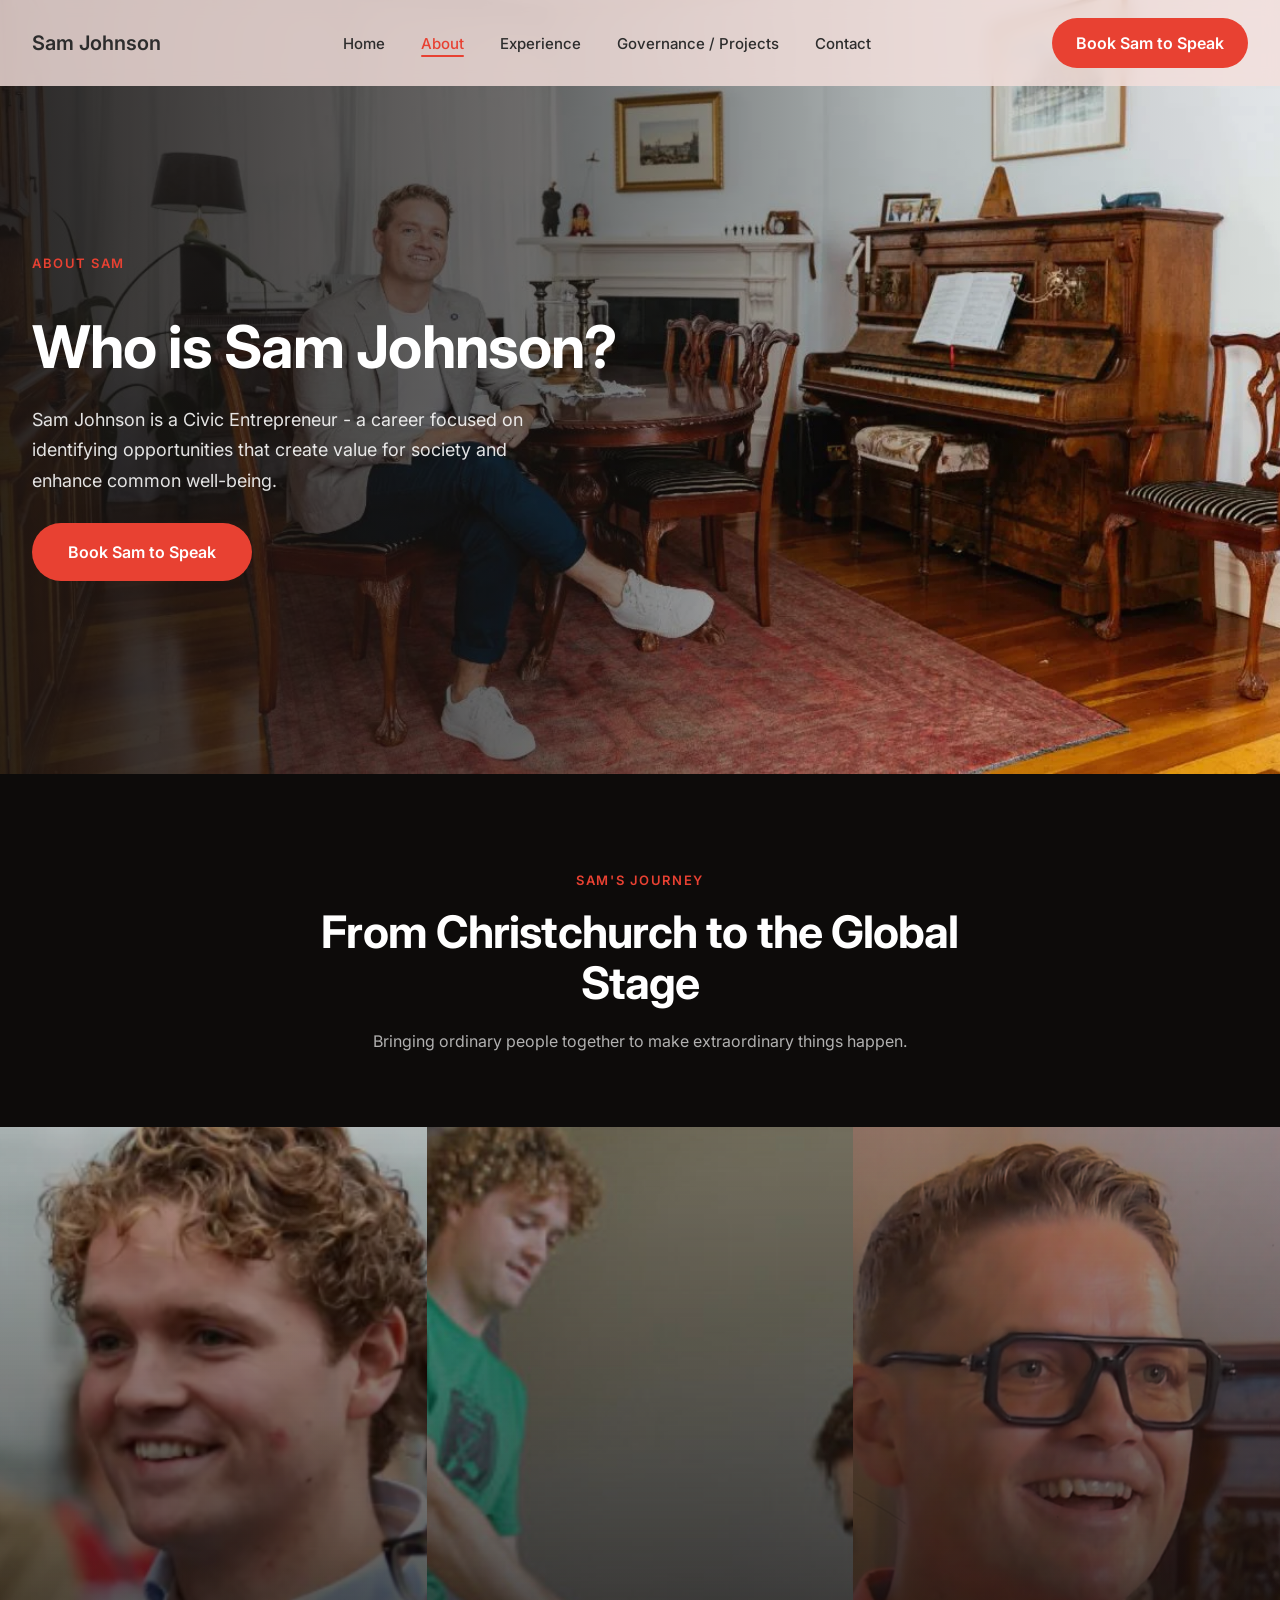
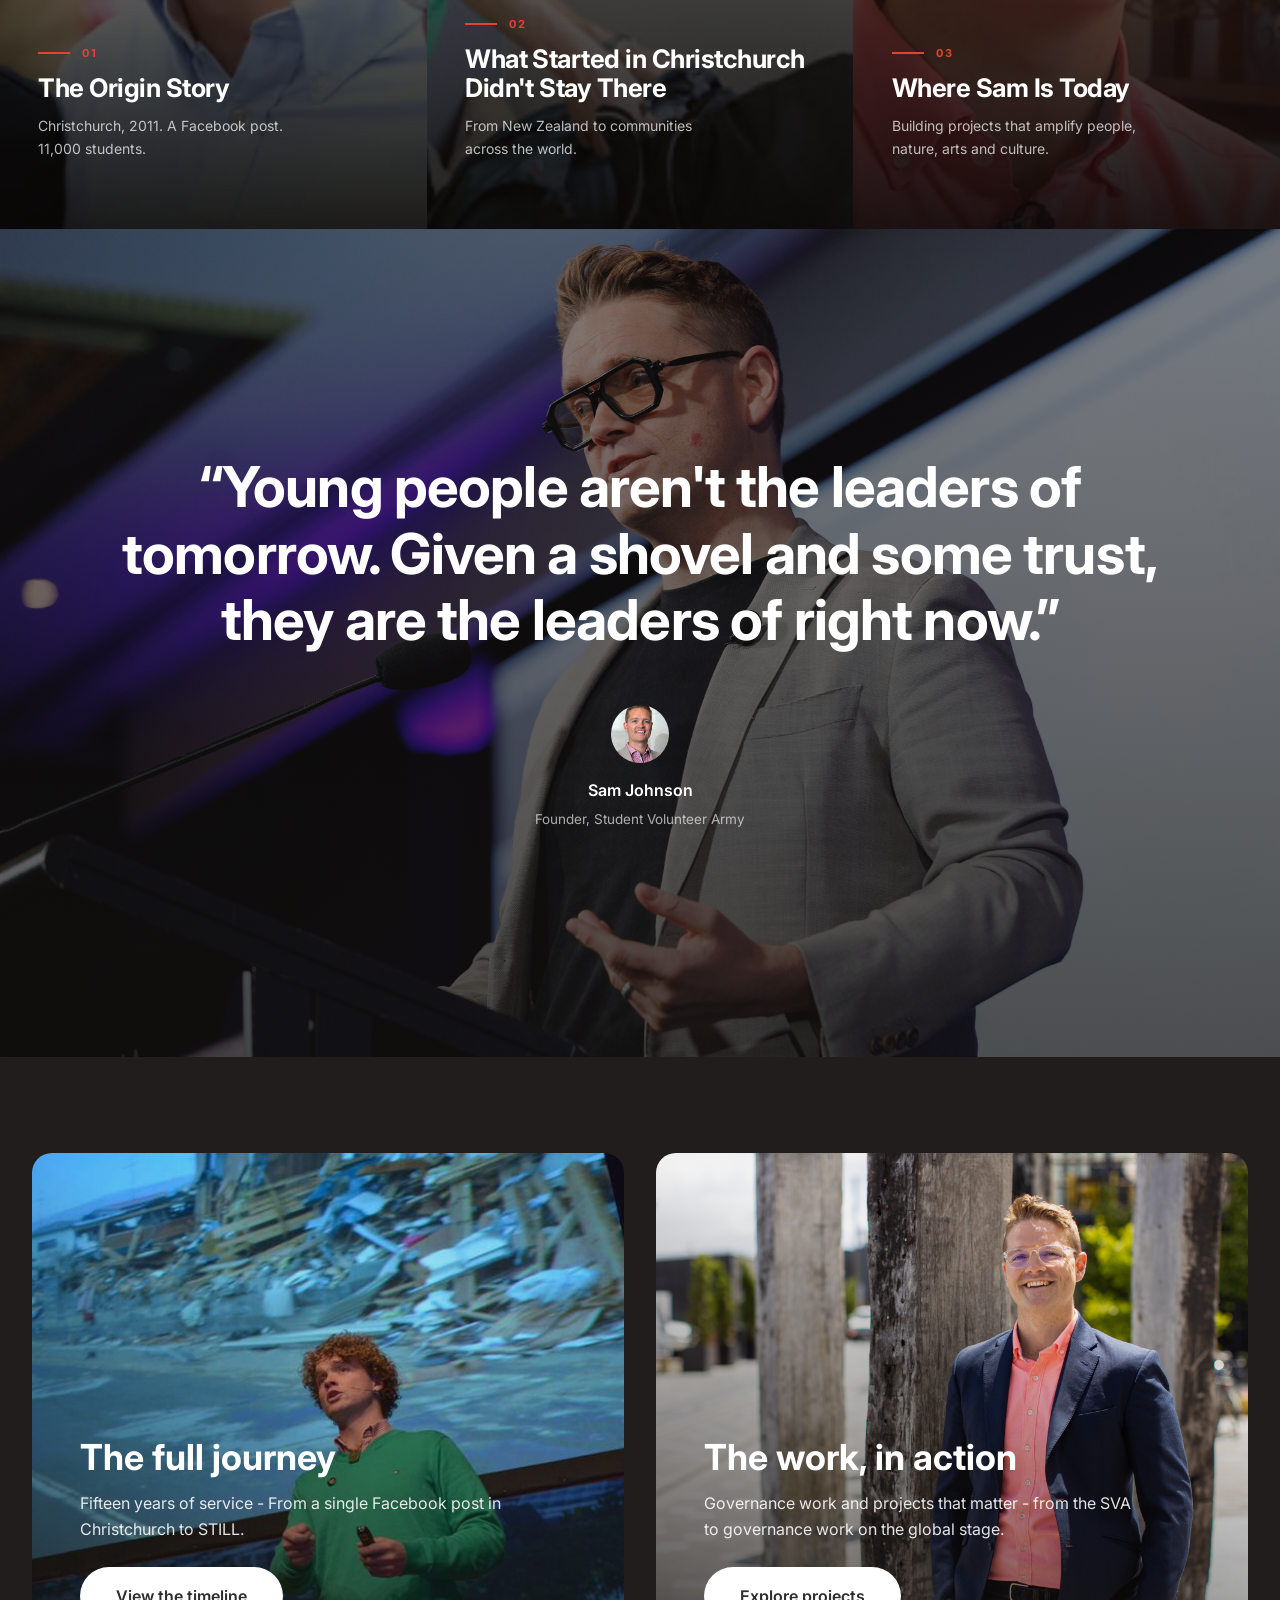
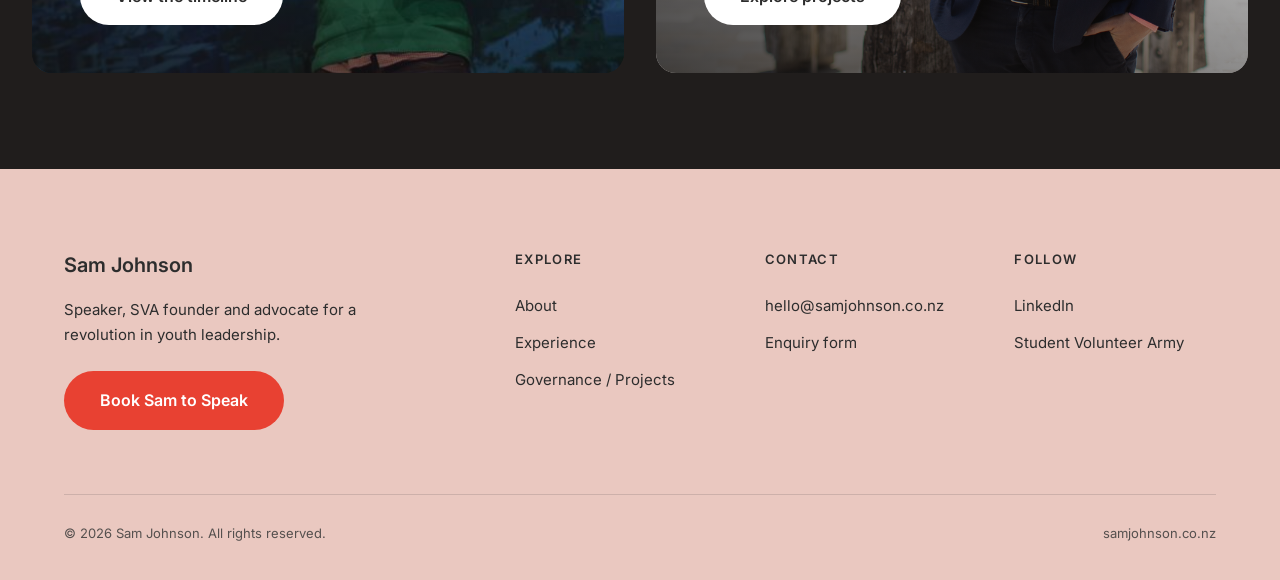
<file: about.html>
<!DOCTYPE html>
<html lang="en-NZ">
<head>
<meta charset="UTF-8">
<meta name="viewport" content="width=device-width, initial-scale=1.0">
<title>About — Sam Johnson</title>
<meta name="description" content="Sam Johnson's story: the Christchurch earthquakes, founding the Student Volunteer Army, and his evolution into an international voice for youth leadership.">
<link rel="preconnect" href="https://fonts.googleapis.com">
<link rel="preconnect" href="https://fonts.gstatic.com" crossorigin>
<link href="https://fonts.googleapis.com/css2?family=Inter:ital,wght@0,400;0,500;0,600;0,700;1,700&display=swap" rel="stylesheet">
<link rel="stylesheet" href="styles.css">
</head>
<body>

<header class="nav scrolled" id="nav">
  <div class="nav-inner">
    <a class="wordmark" href="index.html" data-cms-field="settings.name">Sam Johnson</a>
    <nav aria-label="Primary">
      <ul class="nav-links">
        <li><a href="index.html">Home</a></li>
        <li><a href="about.html" aria-current="page">About</a></li>
        <li><a href="experience.html">Experience</a></li>
        <li><a href="projects.html">Governance / Projects</a></li>
        <li><a href="contact.html">Contact</a></li>
      </ul>
    </nav>
    <a class="btn" href="contact.html" data-cms-field="settings.cta_label">Book Sam to Speak</a>
    <button class="nav-toggle" id="navToggle" aria-label="Open menu" aria-expanded="false">
      <svg width="26" height="26" viewBox="0 0 24 24" fill="none" stroke-width="2" stroke-linecap="round"><path d="M4 7h16M4 12h16M4 17h16"/></svg>
    </button>
  </div>
  <div class="mobile-menu" id="mobileMenu">
    <a href="index.html">Home</a>
    <a href="about.html">About</a>
    <a href="experience.html">Experience</a>
    <a href="projects.html">Governance / Projects</a>
    <a href="contact.html">Contact</a>
    <a class="btn" href="contact.html" data-cms-field="settings.cta_label">Book Sam to Speak</a>
  </div>
</header>

<section class="about-hero" data-cms-bg="about_full.hero_image" data-cms-bg-pos="about_full.hero_position">
  <p class="hero-photo-note">Image placeholder — editorial photo of Sam · upload via CMS</p>
  <div class="about-hero-overlay" aria-hidden="true"></div>
  <div class="about-hero-inner">
    <div class="about-hero-content" data-reveal>
      <span class="section-label">About Sam</span>
      <h1 data-cms-field="about_full.heading">A leader forged in the rubble of Christchurch.</h1>
      <p data-cms-field="about_full.subheading">Founder of the Student Volunteer Army, international disaster recovery practitioner, and advocate for trusting young people with real responsibility.</p>
      <a class="btn" href="contact.html" data-cms-field="settings.cta_label">Book Sam to Speak</a>
    </div>
  </div>
</section>


<section class="journey" id="journey-section" aria-label="Sam's Journey">
  <div class="container journey-head" data-reveal>
    <span class="section-label">Sam's Journey</span>
    <h2 data-cms-field="about_full.journey_heading">Three Chapters. One Purpose.</h2>
    <p data-cms-field="about_full.journey_subheading">From a student-led response in Christchurch to international impact and a career dedicated to people, purpose, and progress.</p>
  </div>

  <!-- ── Panel grid (default view) ── -->
  <div class="journey-panels-wrap" id="journey-panels-wrap">
    <div class="journey-panels">

      <button class="journey-panel" type="button" data-chapter="1" aria-label="Open chapter: The Origin Story">
        <div class="jp-bg" data-cms-bg="about_full.journey_1_image" data-cms-bg-pos="about_full.journey_1_image_position" style="background-image:url('/images/student-volunteer-army-earthquake-response-2010.-pictured_-sam-johnson-founder-of-student-volunteer-army.-credit_-neil-macbeth.jpg')" role="img" aria-label="Christchurch earthquake response, 2011"></div>
        <div class="jp-overlay" aria-hidden="true"></div>
        <div class="jp-content">
          <span class="jp-num">01</span>
          <h3 data-cms-field="about_full.journey_1_heading">The Origin Story</h3>
          <p data-cms-field="about_full.journey_1_copy">Christchurch, 2011. A Facebook post. Eleven thousand volunteers.</p>
          <span class="jp-cta" aria-hidden="true">Read chapter →</span>
        </div>
      </button>

      <button class="journey-panel" type="button" data-chapter="2" aria-label="Open chapter: What Started in Christchurch Didn't Stay There">
        <div class="jp-bg" data-cms-bg="about_full.journey_2_image" data-cms-bg-pos="about_full.journey_2_image_position" style="background-image:url('/images/480446915_1015942060555418_4962552790525564478_n.jpg')" role="img" aria-label="Sam's international work"></div>
        <div class="jp-overlay" aria-hidden="true"></div>
        <div class="jp-content">
          <span class="jp-num">02</span>
          <h3 data-cms-field="about_full.journey_2_heading">What Started in Christchurch Didn't Stay There</h3>
          <p data-cms-field="about_full.journey_2_copy">From New Zealand to communities across the world.</p>
          <span class="jp-cta" aria-hidden="true">Read chapter →</span>
        </div>
      </button>

      <button class="journey-panel" type="button" data-chapter="3" aria-label="Open chapter: Where Sam Is Today">
        <div class="jp-bg" data-cms-bg="about_full.journey_3_image" data-cms-bg-pos="about_full.journey_3_image_position" style="background-image:url('/images/sj-profile-2.jpg')" role="img" aria-label="Sam Johnson today"></div>
        <div class="jp-overlay" aria-hidden="true"></div>
        <div class="jp-content">
          <span class="jp-num">03</span>
          <h3 data-cms-field="about_full.journey_3_heading">Where Sam Is Today</h3>
          <p data-cms-field="about_full.journey_3_copy">Building projects that amplify people, nature, arts and culture.</p>
          <span class="jp-cta" aria-hidden="true">Read chapter →</span>
        </div>
      </button>

    </div>
  </div>

  <!-- ── Chapter expanded views ── -->
  <div class="journey-chapter-wrap" id="journey-chapter-wrap">

    <!-- Chapter 1: The Origin Story -->
    <div class="journey-chapter" id="jc-1" style="display:none">
      <div class="jc-hero">
        <div class="jc-hero-bg" data-cms-bg="about_full.journey_1_image" data-cms-bg-pos="about_full.journey_1_image_position" style="background-image:url('/images/student-volunteer-army-earthquake-response-2010.-pictured_-sam-johnson-founder-of-student-volunteer-army.-credit_-neil-macbeth.jpg')"></div>
        <div class="jc-hero-overlay" aria-hidden="true"></div>
        <div class="jc-hero-inner">
          <span class="vp-index">01</span>
          <h2 data-cms-field="about_full.journey_1_heading">The Origin Story</h2>
          <p class="jc-hero-tagline" data-cms-field="about_full.journey_1_copy">Christchurch, 2011. A Facebook post. Eleven thousand volunteers.</p>
        </div>
      </div>
      <div class="jc-body">
        <div class="jc-narrative-grid">
          <div class="jc-text">
            <p data-cms-field="about_full.ch1_para1">In February 2011, a 6.3 magnitude earthquake struck Christchurch, killing 185 people and destroying the city's heart. Sam Johnson was a 23-year-old law student watching his peers being told to go home and stay safe. He disagreed.</p>
            <p data-cms-field="about_full.ch1_para2">Within hours, Sam posted a call to action on Facebook. By the end of the first day, thousands of students had turned up to clear liquefaction silt from homes and streets. Eleven thousand volunteers would follow. The Student Volunteer Army was born from a moment of refusal — the refusal to watch from the sidelines.</p>
          </div>
          <div class="jc-narrative-image" data-cms-bg="about_full.ch1_narrative_image" style="background-image:url('/images/student-volunteer-army-earthquake-response-2010.-pictured_-sam-johnson-founder-of-student-volunteer-army.-credit_-neil-macbeth.jpg')"></div>
        </div>
        <blockquote class="jc-pullquote"><span data-cms-field="about_full.ch1_pullquote">Eleven thousand student volunteers answered.</span></blockquote>
        <div class="jc-milestones-block">
          <span class="jc-section-label">Key moments</span>
          <div class="jc-milestones" id="jc-1-milestones"></div>
        </div>
        <div class="jc-gallery">
          <div class="jc-gal-img" data-cms-bg="about_full.ch1_gal1" style="background-image:url('/images/student-volunteer-army-earthquake-response-2010.-pictured_-sam-johnson-founder-of-student-volunteer-army.-credit_-neil-macbeth.jpg')"></div>
          <div class="jc-gal-img" data-cms-bg="about_full.ch1_gal2" style="background-image:url('/images/480446915_1015942060555418_4962552790525564478_n.jpg')"></div>
          <div class="jc-gal-img" data-cms-bg="about_full.ch1_gal3" style="background-image:url('/images/weixin-image_20260613115911_12_53.jpg')"></div>
        </div>
      </div>
      <div class="jc-nav-bar">
        <button class="jc-back-btn" type="button">
          <svg width="16" height="16" viewBox="0 0 16 16" fill="none" aria-hidden="true"><path d="M10 3L5 8l5 5" stroke="currentColor" stroke-width="1.8" stroke-linecap="round" stroke-linejoin="round"/></svg>
          All chapters
        </button>
        <button class="jc-forward-btn" type="button" data-chapter="2">
          <span class="jc-fwd-inner">
            <span class="jc-fwd-label">Next chapter</span>
            <span class="jc-fwd-title" data-cms-field="about_full.journey_2_heading">What Started in Christchurch Didn't Stay There</span>
          </span>
          <svg width="16" height="16" viewBox="0 0 16 16" fill="none" aria-hidden="true"><path d="M6 3l5 5-5 5" stroke="currentColor" stroke-width="1.8" stroke-linecap="round" stroke-linejoin="round"/></svg>
        </button>
      </div>
    </div>

    <!-- Chapter 2: What Started in Christchurch Didn't Stay There -->
    <div class="journey-chapter" id="jc-2" style="display:none">
      <div class="jc-hero">
        <div class="jc-hero-bg" data-cms-bg="about_full.journey_2_image" data-cms-bg-pos="about_full.journey_2_image_position" style="background-image:url('/images/480446915_1015942060555418_4962552790525564478_n.jpg')"></div>
        <div class="jc-hero-overlay" aria-hidden="true"></div>
        <div class="jc-hero-inner">
          <span class="vp-index">02</span>
          <h2 data-cms-field="about_full.journey_2_heading">What Started in Christchurch Didn't Stay There</h2>
          <p class="jc-hero-tagline" data-cms-field="about_full.journey_2_copy">From New Zealand to communities across the world.</p>
        </div>
      </div>
      <div class="jc-body">
        <div class="jc-narrative-grid">
          <div class="jc-text">
            <p data-cms-field="about_full.ch2_para1">The model Sam built in Christchurch — trust young people, give them a real problem, get out of the way — turned out to be useful far beyond New Zealand. Within years, the SVA framework was being studied and adapted by communities navigating their own disasters, and by governments rethinking how they mobilise citizens.</p>
            <p data-cms-field="about_full.ch2_para2">Sam went on to advise on participatory response models internationally, working with governments and NGOs to put communities, not institutions, at the centre of change. TOMLAB in Switzerland, consulting in New York, governance roles across the Pacific — the work kept widening.</p>
          </div>
          <div class="jc-narrative-image" data-cms-bg="about_full.ch2_narrative_image" style="background-image:url('/images/480446915_1015942060555418_4962552790525564478_n.jpg')"></div>
        </div>
        <blockquote class="jc-pullquote"><span data-cms-field="about_full.ch2_pullquote">From local streets to global stages.</span></blockquote>
        <div class="jc-milestones-block">
          <span class="jc-section-label">Key moments</span>
          <div class="jc-milestones" id="jc-2-milestones"></div>
        </div>
        <div class="jc-gallery">
          <div class="jc-gal-img" data-cms-bg="about_full.ch2_gal1" style="background-image:url('/images/480446915_1015942060555418_4962552790525564478_n.jpg')"></div>
          <div class="jc-gal-img" data-cms-bg="about_full.ch2_gal2" style="background-image:url('/images/sam-speaking-.jpeg')"></div>
          <div class="jc-gal-img" data-cms-bg="about_full.ch2_gal3" style="background-image:url('/images/with-pm-photo.jpg')"></div>
        </div>
      </div>
      <div class="jc-nav-bar">
        <button class="jc-back-btn" type="button">
          <svg width="16" height="16" viewBox="0 0 16 16" fill="none" aria-hidden="true"><path d="M10 3L5 8l5 5" stroke="currentColor" stroke-width="1.8" stroke-linecap="round" stroke-linejoin="round"/></svg>
          All chapters
        </button>
        <div class="jc-nav-btns">
          <button class="jc-prev-btn" type="button" data-chapter="1">
            <svg width="16" height="16" viewBox="0 0 16 16" fill="none" aria-hidden="true"><path d="M10 3L5 8l5 5" stroke="currentColor" stroke-width="1.8" stroke-linecap="round" stroke-linejoin="round"/></svg>
            <span class="jc-fwd-inner">
              <span class="jc-fwd-label">Previous chapter</span>
              <span class="jc-fwd-title" data-cms-field="about_full.journey_1_heading">The Origin Story</span>
            </span>
          </button>
          <button class="jc-forward-btn" type="button" data-chapter="3">
            <span class="jc-fwd-inner">
              <span class="jc-fwd-label">Next chapter</span>
              <span class="jc-fwd-title" data-cms-field="about_full.journey_3_heading">Where Sam Is Today</span>
            </span>
            <svg width="16" height="16" viewBox="0 0 16 16" fill="none" aria-hidden="true"><path d="M6 3l5 5-5 5" stroke="currentColor" stroke-width="1.8" stroke-linecap="round" stroke-linejoin="round"/></svg>
          </button>
        </div>
      </div>
    </div>

    <!-- Chapter 3: Where Sam Is Today -->
    <div class="journey-chapter" id="jc-3" style="display:none">
      <div class="jc-hero">
        <div class="jc-hero-bg" data-cms-bg="about_full.journey_3_image" data-cms-bg-pos="about_full.journey_3_image_position" style="background-image:url('/images/sj-profile-2.jpg')"></div>
        <div class="jc-hero-overlay" aria-hidden="true"></div>
        <div class="jc-hero-inner">
          <span class="vp-index">03</span>
          <h2 data-cms-field="about_full.journey_3_heading">Where Sam Is Today</h2>
          <p class="jc-hero-tagline" data-cms-field="about_full.journey_3_copy">Building projects that amplify people, nature, arts and culture.</p>
        </div>
      </div>
      <div class="jc-body">
        <div class="jc-narrative-grid">
          <div class="jc-text">
            <p data-cms-field="about_full.ch3_para1">Today Sam is the Projects Director at STILL, a family office venture founded by Hideaki Fukutake. STILL works at the intersection of people, nature, arts, and culture — building projects that amplify what makes us human and investing in a future worth inhabiting.</p>
            <p data-cms-field="about_full.ch3_para2">Alongside STILL, Sam continues to serve on governance boards, champion participatory models of change, and speak to audiences around the world about what happens when you trust ordinary people with extraordinary problems. In 2026, he was appointed an Officer of the New Zealand Order of Merit for services to the community and youth.</p>
          </div>
          <div class="jc-narrative-image" data-cms-bg="about_full.ch3_narrative_image" style="background-image:url('/images/sj-profile-2.jpg')"></div>
        </div>
        <blockquote class="jc-pullquote"><span data-cms-field="about_full.ch3_pullquote">Building projects that amplify people, nature, arts and culture.</span></blockquote>
        <div class="jc-milestones-block">
          <span class="jc-section-label">Key moments</span>
          <div class="jc-milestones" id="jc-3-milestones"></div>
        </div>
        <div class="jc-gallery">
          <div class="jc-gal-img" data-cms-bg="about_full.ch3_gal1" style="background-image:url('/images/sam-speaking-.jpeg')"></div>
          <div class="jc-gal-img" data-cms-bg="about_full.ch3_gal2" style="background-image:url('/images/sj-profile-2.jpg')"></div>
          <div class="jc-gal-img" data-cms-bg="about_full.ch3_gal3" style="background-image:url('/images/horse-.jpeg')"></div>
        </div>
      </div>
      <div class="jc-nav-bar">
        <button class="jc-back-btn" type="button">
          <svg width="16" height="16" viewBox="0 0 16 16" fill="none" aria-hidden="true"><path d="M10 3L5 8l5 5" stroke="currentColor" stroke-width="1.8" stroke-linecap="round" stroke-linejoin="round"/></svg>
          All chapters
        </button>
        <button class="jc-prev-btn" type="button" data-chapter="2">
          <svg width="16" height="16" viewBox="0 0 16 16" fill="none" aria-hidden="true"><path d="M10 3L5 8l5 5" stroke="currentColor" stroke-width="1.8" stroke-linecap="round" stroke-linejoin="round"/></svg>
          <span class="jc-fwd-inner">
            <span class="jc-fwd-label">Previous chapter</span>
            <span class="jc-fwd-title" data-cms-field="about_full.journey_2_heading">What Started in Christchurch Didn't Stay There</span>
          </span>
        </button>
      </div>
    </div>

  </div>

</section>

<section class="quote-cinema" id="about-quote" data-cms-bg="about_full.quote_image" data-cms-bg-pos="about_full.quote_image_position" aria-label="Quote from Sam Johnson">
  <p class="hero-photo-note">Image placeholder — large photo of Sam · upload via CMS</p>
  <div class="quote-cinema-overlay" aria-hidden="true"></div>
  <div class="quote-cinema-inner" data-reveal>
    <blockquote data-cms-field="about_full.quote">Young people aren&rsquo;t the leaders of tomorrow. Given a shovel and some trust, they are the leaders of right now.</blockquote>
    <div class="quote-cinema-attrib">
      <img class="quote-cinema-avatar" data-cms-field="about_full.quote_avatar" src="" alt="" style="display:none">
      <span class="quote-cinema-fallback" aria-hidden="true">S</span>
      <span class="quote-cinema-name">
        <strong data-cms-field="about_full.quote_cite">Sam Johnson</strong>
        <span data-cms-field="about_full.quote_role">Founder, Student Volunteer Army</span>
      </span>
    </div>
  </div>
</section>


<section class="explore-hub" id="about-explore" aria-label="Explore more">
  <div class="explore-grid">
    <a class="explore-card" href="experience.html" data-cms-bg="pages.about.hub_timeline_image" data-cms-bg-pos="pages.about.hub_timeline_image_position">
      <p class="hero-photo-note">Image placeholder — career journey photo · upload via CMS</p>
      <div class="explore-overlay" aria-hidden="true"></div>
      <div class="explore-content">
        <h2 data-cms-field="pages.about.hub_timeline_heading">The full journey</h2>
        <p data-cms-field="pages.about.hub_timeline_body">Fifteen years of milestones — from a Facebook post in a broken city to global advisory work.</p>
        <span class="btn btn-light" data-cms-field="pages.about.hub_timeline_button">View the timeline</span>
      </div>
    </a>
    <a class="explore-card" href="projects.html" data-cms-bg="pages.about.hub_projects_image" data-cms-bg-pos="pages.about.hub_projects_image_position">
      <p class="hero-photo-note">Image placeholder — work &amp; impact photo · upload via CMS</p>
      <div class="explore-overlay" aria-hidden="true"></div>
      <div class="explore-content">
        <h2 data-cms-field="pages.about.hub_projects_heading">The work, in depth</h2>
        <p data-cms-field="pages.about.hub_projects_body">Governance roles and projects with real outcomes — from the SVA to disaster zones around the world.</p>
        <span class="btn btn-light" data-cms-field="pages.about.hub_projects_button">Explore projects</span>
      </div>
    </a>
  </div>
</section>

<footer class="footer">
  <div class="container">
    <div class="footer-grid">
      <div>
        <a class="wordmark" href="index.html" data-cms-field="settings.name">Sam Johnson</a>
        <p class="footer-tagline" data-cms-field="settings.footer_tagline">Speaker, SVA founder and advocate for a revolution in youth leadership.</p>
        <a class="btn" href="contact.html" data-cms-field="settings.cta_label">Book Sam to Speak</a>
      </div>
      <div>
        <h4>Explore</h4>
        <ul>
          <li><a href="about.html">About</a></li>
          <li><a href="experience.html">Experience</a></li>
          <li><a href="projects.html">Governance / Projects</a></li>
        </ul>
      </div>
      <div>
        <h4>Contact</h4>
        <ul>
          <li><a data-cms-mailto="settings.email" href="mailto:hello@samjohnson.co.nz">hello@samjohnson.co.nz</a></li>
          <li><a href="contact.html">Enquiry form</a></li>
        </ul>
      </div>
      <div>
        <h4>Follow</h4>
        <ul>
          <li><a data-cms-href="settings.linkedin_url" href="#" rel="noopener">LinkedIn</a></li>
          <li><a data-cms-href="settings.sva_url" href="#" rel="noopener">Student Volunteer Army</a></li>
        </ul>
      </div>
    </div>
    <div class="footer-bottom">
      <span>© 2026 <span data-cms-field="settings.name">Sam Johnson</span>. All rights reserved.</span>
      <span>samjohnson.co.nz</span>
    </div>
  </div>
</footer>

<script src="site.js"></script>
<script src="cms-loader.js"></script>
</body>
</html>
</file>
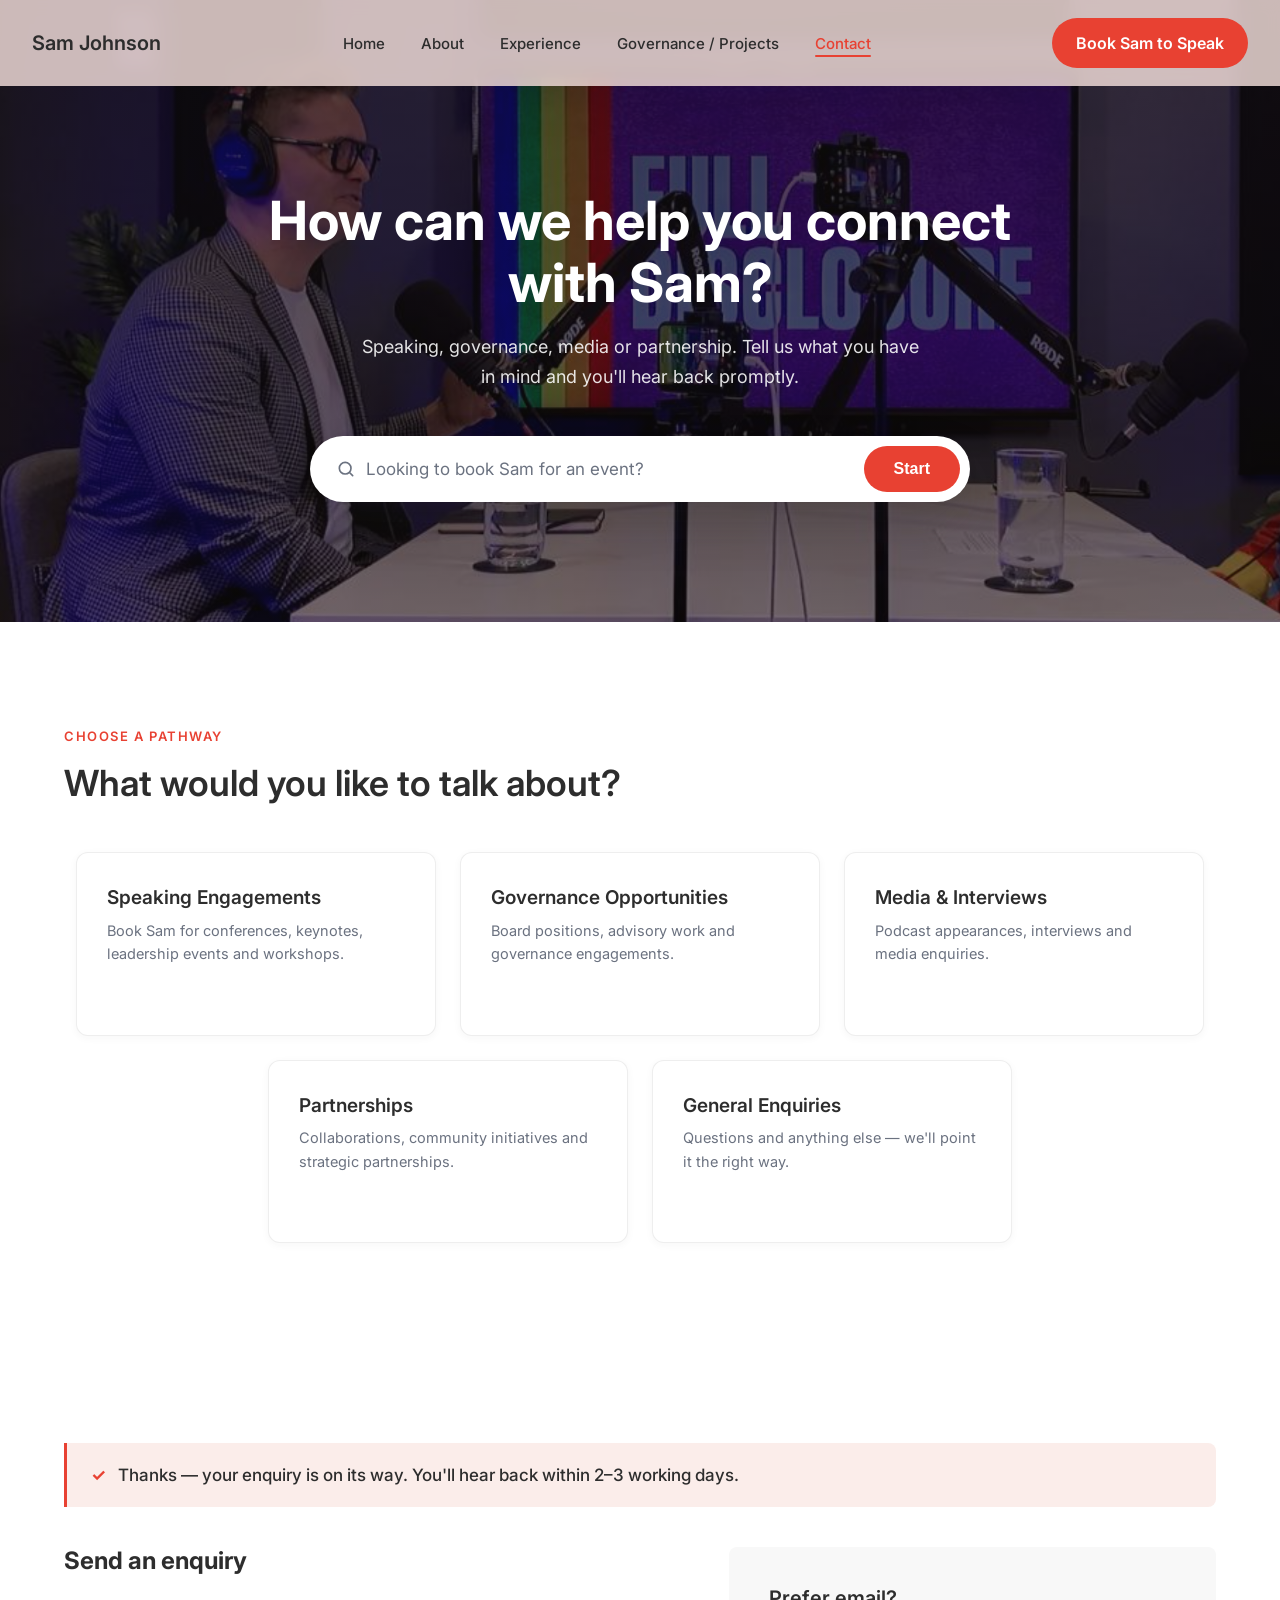
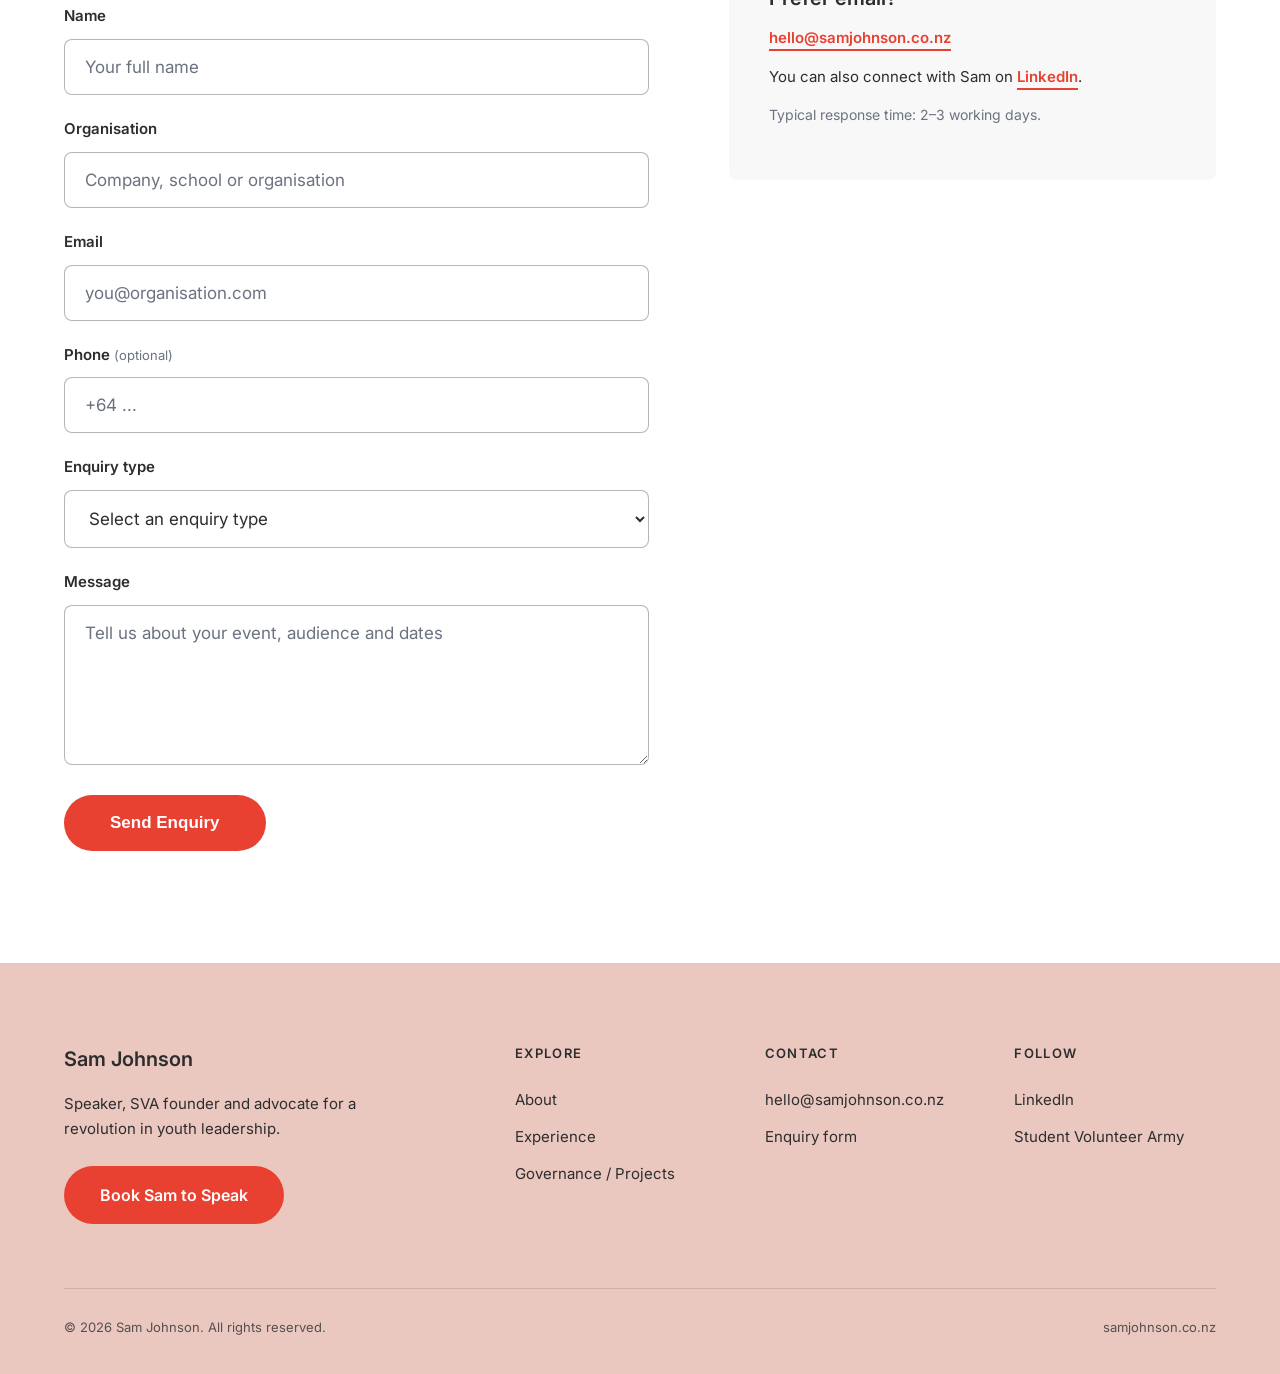
<file: contact.html>
<!DOCTYPE html>
<html lang="en-NZ">
<head>
<meta charset="UTF-8">
<meta name="viewport" content="width=device-width, initial-scale=1.0">
<title>Contact — Sam Johnson</title>
<meta name="description" content="Book Sam Johnson to speak, or get in touch about media, partnerships and projects. Send an enquiry through the contact form.">
<link rel="preconnect" href="https://fonts.googleapis.com">
<link rel="preconnect" href="https://fonts.gstatic.com" crossorigin>
<link href="https://fonts.googleapis.com/css2?family=Inter:ital,wght@0,400;0,500;0,600;0,700;1,700&display=swap" rel="stylesheet">
<link rel="stylesheet" href="styles.css">
</head>
<body>

<header class="nav scrolled" id="nav">
  <div class="nav-inner">
    <a class="wordmark" href="index.html" data-cms-field="settings.name">Sam Johnson</a>
    <nav aria-label="Primary">
      <ul class="nav-links">
        <li><a href="index.html">Home</a></li>
        <li><a href="about.html">About</a></li>
        <li><a href="experience.html">Experience</a></li>
        <li><a href="projects.html">Governance / Projects</a></li>
        <li><a href="contact.html" aria-current="page">Contact</a></li>
      </ul>
    </nav>
    <a class="btn" href="contact.html" data-cms-field="settings.cta_label">Book Sam to Speak</a>
    <button class="nav-toggle" id="navToggle" aria-label="Open menu" aria-expanded="false">
      <svg width="26" height="26" viewBox="0 0 24 24" fill="none" stroke-width="2" stroke-linecap="round"><path d="M4 7h16M4 12h16M4 17h16"/></svg>
    </button>
  </div>
  <div class="mobile-menu" id="mobileMenu">
    <a href="index.html">Home</a>
    <a href="about.html">About</a>
    <a href="experience.html">Experience</a>
    <a href="projects.html">Governance / Projects</a>
    <a href="contact.html">Contact</a>
    <a class="btn" href="contact.html" data-cms-field="settings.cta_label">Book Sam to Speak</a>
  </div>
</header>

<section class="contact-hero" data-cms-bg="pages.contact.hero_image" data-cms-bg-pos="pages.contact.hero_position">
  <div class="contact-hero-inner">
    <p class="hero-photo-note">Image placeholder — Sam on stage · upload via the CMS</p>
    <h1 data-cms-field="pages.contact.heading">How can we help you connect with Sam?</h1>
    <p data-cms-field="pages.contact.subheading">Speaking, governance, media or partnership — tell us what you have in mind and you'll hear back promptly.</p>
    <form class="enquiry-bar" id="enquiryBar">
      <svg width="20" height="20" viewBox="0 0 24 24" fill="none" stroke="currentColor" stroke-width="2" stroke-linecap="round" aria-hidden="true"><circle cx="11" cy="11" r="7"/><path d="m20 20-3.5-3.5"/></svg>
      <label for="enquiryInput" style="position:absolute;left:-9999px">What would you like to discuss?</label>
      <input id="enquiryInput" type="text" autocomplete="off" data-cms-placeholder="pages.contact.enquiry_placeholder" placeholder="Looking to book Sam for an event?" aria-label="Search the site or describe your enquiry">
      <button class="btn" type="submit">Start</button>
    </form>
    <div class="search-results" id="searchResults" hidden></div>
  </div>
</section>

<section class="contact-categories">
  <div class="container">
    <span class="section-label">Choose a pathway</span>
    <h2 data-cms-field="pages.contact.categories_heading">What would you like to talk about?</h2>
    <div class="cat-grid" id="cms-contact-categories">
      <button type="button" class="cat-card" data-enquiry="Speaking Engagements">
        <h3>Speaking Engagements</h3>
        <p>Book Sam for conferences, keynotes, leadership events and workshops.</p>
        <span class="cat-link">Start an enquiry →</span>
      </button>
      <button type="button" class="cat-card" data-enquiry="Governance Opportunities">
        <h3>Governance Opportunities</h3>
        <p>Board positions, advisory work and governance engagements.</p>
        <span class="cat-link">Start an enquiry →</span>
      </button>
      <button type="button" class="cat-card" data-enquiry="Media & Interviews">
        <h3>Media &amp; Interviews</h3>
        <p>Podcast appearances, interviews and media enquiries.</p>
        <span class="cat-link">Start an enquiry →</span>
      </button>
      <button type="button" class="cat-card" data-enquiry="Partnerships">
        <h3>Partnerships</h3>
        <p>Collaborations, community initiatives and strategic partnerships.</p>
        <span class="cat-link">Start an enquiry →</span>
      </button>
      <button type="button" class="cat-card" data-enquiry="General Enquiries">
        <h3>General Enquiries</h3>
        <p>Questions and anything else — we'll point it the right way.</p>
        <span class="cat-link">Start an enquiry →</span>
      </button>
    </div>
  </div>
</section>

<section class="contact-section" id="contactForm">
  <div class="container">
    <div class="form-success" id="formSuccess" hidden>
      <strong>✓</strong>&nbsp; <span data-cms-field="pages.contact.success_message">Thanks — your enquiry is on its way. You'll hear back within 2–3 working days.</span>
    </div>
    <div class="contact-grid">
      <form class="contact-form" name="contact" method="POST" action="/contact.html?sent=1" data-netlify="true" netlify-honeypot="bot-field">
        <input type="hidden" name="form-name" value="contact">
        <p style="position:absolute;left:-9999px"><label>Don't fill this in: <input name="bot-field"></label></p>
        <h3 data-cms-field="pages.contact.form_heading">Send an enquiry</h3>
        <div>
          <label for="cf-name">Name</label>
          <input id="cf-name" type="text" name="name" placeholder="Your full name" autocomplete="name" required>
        </div>
        <div>
          <label for="cf-org">Organisation</label>
          <input id="cf-org" type="text" name="organisation" placeholder="Company, school or organisation" autocomplete="organization">
        </div>
        <div>
          <label for="cf-email">Email</label>
          <input id="cf-email" type="email" name="email" placeholder="you@organisation.com" autocomplete="email" required>
        </div>
        <div>
          <label for="cf-phone">Phone <span class="optional">(optional)</span></label>
          <input id="cf-phone" type="tel" name="phone" placeholder="+64 ..." autocomplete="tel">
        </div>
        <div>
          <label for="cf-type">Enquiry type</label>
          <select id="cf-type" name="enquiry_type" required>
            <option value="" selected disabled>Select an enquiry type</option>
            <option>Speaking Engagements</option>
            <option>Governance Opportunities</option>
            <option>Media &amp; Interviews</option>
            <option>Partnerships</option>
            <option>General Enquiries</option>
          </select>
        </div>
        <div>
          <label for="cf-msg">Message</label>
          <textarea id="cf-msg" name="message" placeholder="Tell us about your event, audience and dates" required></textarea>
        </div>
        <div>
          <button class="btn btn-lg" type="submit" data-cms-field="pages.contact.submit_label">Send Enquiry</button>
        </div>
      </form>
      <aside class="contact-aside">
        <h3 data-cms-field="pages.contact.aside_heading">Prefer email?</h3>
        <p><a class="text-link" data-cms-mailto="settings.email" href="mailto:hello@samjohnson.co.nz">hello@samjohnson.co.nz</a></p>
        <p>You can also connect with Sam on <a class="text-link" data-cms-href="settings.linkedin_url" href="#" rel="noopener">LinkedIn</a>.</p>
        <p class="meta" data-cms-field="pages.contact.aside_response_time">Typical response time: 2–3 working days.</p>
      </aside>
    </div>
  </div>
</section>

<footer class="footer">
  <div class="container">
    <div class="footer-grid">
      <div>
        <a class="wordmark" href="index.html" data-cms-field="settings.name">Sam Johnson</a>
        <p class="footer-tagline" data-cms-field="settings.footer_tagline">Speaker, SVA founder and advocate for a revolution in youth leadership.</p>
        <a class="btn" href="contact.html" data-cms-field="settings.cta_label">Book Sam to Speak</a>
      </div>
      <div>
        <h4>Explore</h4>
        <ul>
          <li><a href="about.html">About</a></li>
          <li><a href="experience.html">Experience</a></li>
          <li><a href="projects.html">Governance / Projects</a></li>
        </ul>
      </div>
      <div>
        <h4>Contact</h4>
        <ul>
          <li><a data-cms-mailto="settings.email" href="mailto:hello@samjohnson.co.nz">hello@samjohnson.co.nz</a></li>
          <li><a href="contact.html">Enquiry form</a></li>
        </ul>
      </div>
      <div>
        <h4>Follow</h4>
        <ul>
          <li><a data-cms-href="settings.linkedin_url" href="#" rel="noopener">LinkedIn</a></li>
          <li><a data-cms-href="settings.sva_url" href="#" rel="noopener">Student Volunteer Army</a></li>
        </ul>
      </div>
    </div>
    <div class="footer-bottom">
      <span>© 2026 <span data-cms-field="settings.name">Sam Johnson</span>. All rights reserved.</span>
      <span>samjohnson.co.nz</span>
    </div>
  </div>
</footer>

<script src="site.js"></script>
<script src="cms-loader.js"></script>
</body>
</html>
</file>
<file: styles.css>
:root{
  --vermillion:#E84132;
  --blush:#F4E0DC;
  --blush-deep:#EAC8C0;
  --white:#FFFFFF;
  --off-white:#F8F8F8;
  --charcoal:#2D2D2D;
  --mid-grey:#6B7280;
}
*{margin:0;padding:0;box-sizing:border-box}
html{scroll-behavior:smooth}
body{font-family:'Inter',Arial,'Helvetica Neue',system-ui,sans-serif;color:var(--charcoal);background:var(--white);font-size:17px;line-height:1.65}
img{max-width:100%;display:block}
a{color:inherit;text-decoration:none}
.container{max-width:1200px;margin:0 auto;padding:0 24px}
/* Primary CTA design system — pill buttons site-wide */
.btn{display:inline-block;background:var(--vermillion);color:var(--white);font-weight:600;font-size:16px;padding:16px 36px;border-radius:999px;border:none;cursor:pointer;transition:background .2s ease,transform .2s cubic-bezier(.2,.6,.2,1),box-shadow .2s ease}
.btn:hover{background:#cf3325;transform:translateY(-2px) scale(1.02);box-shadow:0 10px 24px rgba(232,65,50,.30)}
.btn:active{transform:translateY(0) scale(.98);box-shadow:0 3px 8px rgba(232,65,50,.2)}
.btn:focus-visible{outline:3px solid var(--charcoal);outline-offset:2px}
.section-label{display:block;font-size:13px;font-weight:600;letter-spacing:.12em;text-transform:uppercase;color:var(--vermillion);margin-bottom:16px}
h1,h2,h3{line-height:1.15}
h2{font-size:36px;font-weight:600}
.img-placeholder{background:var(--blush-deep);background-image:repeating-linear-gradient(45deg,rgba(244,224,220,.55) 0 14px,transparent 14px 28px);display:flex;align-items:center;justify-content:center;text-align:center}
.img-placeholder span{font-size:12px;font-weight:600;letter-spacing:.08em;text-transform:uppercase;color:rgba(45,45,45,.55);padding:16px;max-width:280px;line-height:1.5}
.text-link{font-weight:600;color:var(--vermillion);border-bottom:2px solid var(--vermillion);padding-bottom:2px}
.text-link:hover{color:#cf3325;border-color:#cf3325}

/* Navigation */
.nav{position:fixed;top:0;left:0;right:0;z-index:100;background:rgba(244,224,220,.82);backdrop-filter:blur(8px);transition:background .25s ease,box-shadow .25s ease}
.nav.scrolled{background:var(--blush);box-shadow:0 1px 0 rgba(45,45,45,.08)}
.nav-inner{max-width:1320px;margin:0 auto;padding:18px 32px;display:flex;align-items:center;justify-content:space-between;gap:24px}
.wordmark{font-size:20px;font-weight:600;color:var(--charcoal)}
.nav-links{display:flex;gap:36px;list-style:none}
.nav-links a{position:relative;font-size:15px;font-weight:500;color:var(--charcoal);padding-bottom:4px;transition:color .2s ease}
.nav-links a::after{content:"";position:absolute;left:0;right:0;bottom:0;height:2px;border-radius:1px;background:var(--vermillion);transform:scaleX(0);transform-origin:left;transition:transform .25s cubic-bezier(.2,.6,.2,1)}
.nav-links a:hover,.nav-links a[aria-current]{color:var(--vermillion)}
.nav-links a:hover::after,.nav-links a[aria-current]::after{transform:scaleX(1)}
.nav .btn{padding:12px 24px}
.nav-toggle{display:none;background:none;border:none;cursor:pointer;width:44px;height:44px;align-items:center;justify-content:center}
.nav-toggle svg{stroke:var(--charcoal)}
.mobile-menu{display:none}

/* Page hero (interior pages) */
.page-hero{background:var(--blush);padding:180px 0 72px}
.page-hero h1{font-size:48px;font-weight:700;max-width:760px}
.page-hero p{font-size:18px;max-width:640px;margin-top:18px}

/* About page — full-bleed editorial hero */
.about-hero{position:relative;min-height:86vh;display:flex;align-items:center;overflow:hidden;background:#201D1C center/cover no-repeat;padding:170px 0 110px}
.about-hero .hero-photo-note{position:absolute;top:110px;left:0;right:0;text-align:center;z-index:1;font-size:12px;font-weight:600;letter-spacing:.08em;text-transform:uppercase;color:rgba(255,255,255,.45)}
.about-hero-overlay{position:absolute;inset:0;background:linear-gradient(90deg,rgba(22,19,18,.9) 0%,rgba(22,19,18,.62) 42%,rgba(22,19,18,.18) 72%,rgba(22,19,18,.05) 100%)}
.about-hero-inner{position:relative;z-index:1;width:100%;max-width:1320px;margin:0 auto;padding:0 32px}
.about-hero-content{display:flex;flex-direction:column;align-items:flex-start;gap:26px;max-width:680px}
.about-hero-content h1{color:var(--white);font-size:clamp(40px,4.6vw,68px);font-weight:700;line-height:1.06;letter-spacing:-.015em}
.about-hero-content p{color:rgba(255,255,255,.88);font-size:18px;line-height:1.7;max-width:520px}
.about-hero .hero-attribution{color:rgba(255,255,255,.75);font-size:13px;font-weight:600;letter-spacing:.1em;text-transform:uppercase;margin-top:8px}
.home-hero .hero-video{z-index:0}

/* Home hero */
.hero{position:relative;min-height:88vh;display:flex;align-items:center;overflow:hidden;background:var(--blush-deep);background-image:repeating-linear-gradient(45deg,rgba(244,224,220,.5) 0 22px,transparent 22px 44px);background-size:cover;background-position:center}
.hero-video{position:absolute;inset:0;width:100%;height:100%;object-fit:cover}
.hero::after{content:"";position:absolute;inset:0;background:var(--blush);opacity:.4;pointer-events:none}
.hero-inner{position:relative;z-index:1;max-width:1320px;margin:0 auto;padding:170px 32px 120px;width:100%}
.hero-photo-note{font-size:12px;font-weight:600;letter-spacing:.08em;text-transform:uppercase;color:rgba(45,45,45,.5);margin-bottom:36px}
.hero h1{font-size:60px;font-weight:700;color:var(--charcoal);max-width:820px;margin-bottom:24px}
.hero p{font-size:18px;max-width:620px;margin-bottom:36px}
.hero-attribution{margin-top:28px;font-size:14px;font-weight:600;letter-spacing:.1em;text-transform:uppercase;color:var(--charcoal)}

/* Credential strip */
.credentials{background:var(--white);padding:56px 0;text-align:center}
.strip-label{font-size:12px;font-weight:600;letter-spacing:.1em;text-transform:uppercase;color:var(--mid-grey);margin-bottom:28px}
.badge-row{display:flex;justify-content:center;align-items:center;gap:64px;flex-wrap:wrap}
.badge{display:flex;align-items:center;gap:14px;font-size:15px;font-weight:600;color:var(--charcoal);transition:transform .25s cubic-bezier(.2,.6,.2,1),color .2s ease}
.badge i{width:28px;height:28px;border-radius:50%;background:var(--blush-deep);flex-shrink:0}
.badge-logo{height:44px;width:auto;max-width:130px;object-fit:contain;flex-shrink:0}
.badge-text{display:flex;flex-direction:column;text-align:left;line-height:1.35}
.badge-text small{font-weight:400;font-size:12.5px;color:var(--mid-grey)}
a.badge:hover{transform:translateY(-3px);color:var(--vermillion)}
a.badge:hover .badge-text strong{color:var(--vermillion)}

/* Pull-quote band */
.quote-band{background:var(--blush);padding:96px 0;text-align:center}
.quote-band blockquote{font-size:28px;font-weight:700;font-style:italic;color:var(--charcoal);max-width:880px;margin:0 auto 20px}
.quote-band cite{font-style:normal;font-size:14px;font-weight:600;letter-spacing:.08em;text-transform:uppercase;color:var(--vermillion)}

/* About teaser / about page */
.about{background:var(--white);padding:112px 0}
.about-grid{display:grid;grid-template-columns:1fr 420px;gap:80px;align-items:center}
.about h2{margin-bottom:24px}
.about p{max-width:620px;margin-bottom:20px}
.about .img-placeholder{aspect-ratio:4/5;border-radius:8px}

/* Story chapters (About) — full-width cinematic panels in the values design language */
.chapters{background:#141211;overflow:hidden}
.vp-highlight{margin-top:28px;border-left:3px solid var(--vermillion);padding-left:20px}
.vp-content .vp-highlight{color:var(--white);font-size:clamp(19px,1.7vw,25px);font-weight:700;line-height:1.45;max-width:40ch}
.vp-role{display:inline-flex;align-items:center;gap:12px;margin-top:28px;font-size:13px;font-weight:600;letter-spacing:.14em;text-transform:uppercase;color:var(--vermillion)}
.vp-role::before{content:"";width:34px;height:2px;background:var(--vermillion)}
/* Values — cinematic editorial panels */
.values{background:#141211;padding:128px 0 0;color:var(--white);overflow:hidden}
.values .values-head{padding-bottom:88px}
.values h2{margin-bottom:0;color:var(--white);font-size:clamp(32px,3.6vw,52px);font-weight:700;letter-spacing:-.015em;max-width:760px}
.values-cinema{display:flex;flex-direction:column}
.value-panel{position:relative;min-height:clamp(560px,92vh,880px);display:flex;align-items:flex-end;overflow:hidden;isolation:isolate}
.vp-bg{position:absolute;inset:0;background:#26221F center/cover no-repeat;transform:scale(1.06);transition:transform 6s cubic-bezier(.16,.6,.2,1);will-change:transform;z-index:-2}
.value-panel.vp-in .vp-bg{transform:scale(1)}
.value-panel:hover .vp-bg{transform:scale(1.05)}
.vp-overlay{position:absolute;inset:0;z-index:-1;transition:opacity 1.2s ease;background:
  linear-gradient(90deg,rgba(16,13,12,.88) 0%,rgba(16,13,12,.62) 38%,rgba(16,13,12,.18) 68%,rgba(16,13,12,.06) 100%),
  linear-gradient(0deg,rgba(16,13,12,.78) 0%,rgba(16,13,12,.18) 38%,rgba(16,13,12,.10) 100%)}
.value-panel--right .vp-overlay{background:
  linear-gradient(270deg,rgba(16,13,12,.88) 0%,rgba(16,13,12,.62) 38%,rgba(16,13,12,.18) 68%,rgba(16,13,12,.06) 100%),
  linear-gradient(0deg,rgba(16,13,12,.78) 0%,rgba(16,13,12,.18) 38%,rgba(16,13,12,.10) 100%)}
.value-panel:hover .vp-overlay{opacity:.82}
.vp-inner{position:relative;width:100%;max-width:1320px;margin:0 auto;padding:120px 32px 110px;display:flex}
.value-panel--right .vp-inner{justify-content:flex-end}
.vp-content{max-width:600px;opacity:0;transform:translateY(36px);transition:opacity .9s ease,transform .9s cubic-bezier(.2,.6,.2,1)}
.value-panel.vp-in .vp-content{opacity:1;transform:translateY(0)}
.vp-index{display:flex;align-items:center;gap:14px;margin-bottom:26px;font-size:13px;font-weight:600;letter-spacing:.16em;text-transform:uppercase;color:var(--vermillion)}
.vp-index::before{content:"";width:44px;height:2px;background:var(--vermillion)}
.vp-content h3,.vp-content h2{color:var(--white);font-size:clamp(42px,6.2vw,84px);font-weight:700;line-height:1.02;letter-spacing:-.025em;margin-bottom:26px;text-wrap:balance}
.vp-content p{color:rgba(255,255,255,.82);font-size:clamp(16px,1.3vw,19px);line-height:1.7;max-width:46ch}
@media (prefers-reduced-motion:reduce){
  .vp-bg,.vp-content,.vp-overlay{transition:none}
  .vp-bg{transform:none}
  .vp-content{opacity:1;transform:none}
}

/* Sam's Journey — cinematic three-panel chapter selector */
.journey{background:#0D0B0A;overflow:hidden}
.journey-head{padding:96px 24px 72px;text-align:center;max-width:780px;margin:0 auto}
.journey-head h2{color:var(--white);font-size:clamp(30px,3.5vw,50px);font-weight:700;letter-spacing:-.02em;margin-bottom:20px;line-height:1.12}
.journey-head p{color:rgba(255,255,255,.68);font-size:clamp(16px,1.2vw,18px);line-height:1.7;max-width:56ch;margin:0 auto}
.journey-panels{display:grid;grid-template-columns:repeat(3,1fr);height:clamp(520px,78vh,780px)}
.journey-panel{position:relative;overflow:hidden;cursor:pointer;display:flex;align-items:flex-end;isolation:isolate;text-decoration:none;outline-offset:-3px;border-right:1px solid rgba(255,255,255,.07)}
.journey-panel:last-child{border-right:none}
.jp-bg{position:absolute;inset:0;background:#26221F center/cover no-repeat;transform:scale(1.08);transition:transform 7s cubic-bezier(.16,.6,.2,1);will-change:transform;z-index:-2}
.journey-panel:hover .jp-bg{transform:scale(1.14);transition-duration:5s}
.jp-overlay{position:absolute;inset:0;z-index:-1;background:linear-gradient(0deg,rgba(10,8,7,.92) 0%,rgba(10,8,7,.6) 45%,rgba(10,8,7,.28) 100%);transition:background .6s ease}
.journey-panel:hover .jp-overlay{background:linear-gradient(0deg,rgba(10,8,7,.82) 0%,rgba(10,8,7,.42) 45%,rgba(10,8,7,.14) 100%)}
.jp-content{padding:clamp(28px,3vw,48px);transform:translateY(6px);transition:transform .6s cubic-bezier(.2,.6,.2,1)}
.journey-panel:hover .jp-content{transform:translateY(-10px)}
.jp-num{display:flex;align-items:center;gap:12px;font-size:11px;font-weight:700;letter-spacing:.18em;text-transform:uppercase;color:var(--vermillion);margin-bottom:14px}
.jp-num::before{content:"";width:32px;height:2px;background:var(--vermillion);flex-shrink:0}
.jp-content h3{color:var(--white);font-size:clamp(20px,2vw,30px);font-weight:700;line-height:1.12;letter-spacing:-.02em;margin-bottom:12px;text-wrap:balance}
.jp-content p{color:rgba(255,255,255,.72);font-size:clamp(14px,.9vw,15px);line-height:1.65;margin-bottom:20px;max-width:28ch}
.jp-cta{display:inline-flex;align-items:center;gap:8px;font-size:12px;font-weight:600;letter-spacing:.12em;text-transform:uppercase;color:var(--vermillion);opacity:0;transform:translateX(-8px);transition:opacity .4s ease .1s,transform .4s ease .1s}
.journey-panel:hover .jp-cta{opacity:1;transform:translateX(0)}
.journey-panel:focus-visible{outline:3px solid var(--vermillion)}
/* Scroll offset so fixed nav doesn't cover chapters on anchor jump */
.chapter-panel{scroll-margin-top:84px}
@media (prefers-reduced-motion:reduce){
  .jp-bg{transform:none}
  .jp-content{transform:none}
  .jp-bg,.jp-content,.jp-overlay,.jp-cta{transition:none}
  .jp-cta{opacity:1;transform:none}
  .journey-chapter,.journey-panels-wrap{transition:none}
  .jc-hero-bg{transform:none}
}

/* Journey — button reset for panel buttons */
.journey-panel{background:none;border:none;padding:0;text-align:left;font-family:inherit;width:100%}
/* Journey chapter wrap — hidden until a panel is clicked */
.journey-chapter-wrap{display:none;background:#141211}
/* Panel wrap transition — fades out when a chapter is open */
.journey-panels-wrap{transition:opacity .32s ease,transform .32s ease}
.journey-panels-wrap.jpw-exiting{opacity:0;transform:scale(.97);pointer-events:none}
/* Individual chapter enter/exit animations */
.journey-chapter{opacity:0;transform:translateY(20px);transition:opacity .48s ease,transform .48s cubic-bezier(.2,.6,.2,1)}
.journey-chapter.jc--in{opacity:1;transform:none}
.journey-chapter.jc--out,.journey-chapter.jc--switching-out{opacity:0;transform:translateY(-14px);transition:opacity .28s ease,transform .28s ease}
/* Chapter hero */
.jc-hero{position:relative;height:clamp(460px,62vh,700px);display:flex;align-items:flex-end;overflow:hidden}
.jc-hero-bg{position:absolute;inset:0;background:#26221F center/cover no-repeat;transform:scale(1.04);z-index:0}
.jc-hero-overlay{position:absolute;inset:0;background:linear-gradient(90deg,rgba(16,13,12,.95) 0%,rgba(16,13,12,.7) 45%,rgba(16,13,12,.25) 100%),linear-gradient(0deg,rgba(16,13,12,.75) 0%,rgba(16,13,12,.08) 55%);z-index:1}
.jc-hero-inner{position:relative;z-index:2;width:100%;max-width:1320px;margin:0 auto;padding:clamp(48px,6vw,96px) clamp(24px,4vw,56px)}
.jc-hero-inner .vp-index{font-size:11px;font-weight:700;letter-spacing:.18em;text-transform:uppercase;color:var(--vermillion);display:flex;align-items:center;gap:12px;margin-bottom:20px}
.jc-hero-inner .vp-index::before{content:"";width:32px;height:2px;background:var(--vermillion);flex-shrink:0;display:block}
.jc-hero-inner h2{color:#fff;font-size:clamp(36px,5.5vw,76px);font-weight:700;line-height:1.04;letter-spacing:-.025em;max-width:16ch;margin-bottom:22px;text-wrap:balance}
.jc-hero-tagline{color:rgba(255,255,255,.72);font-size:clamp(15px,1.2vw,18px);max-width:46ch;line-height:1.6}
/* Chapter body */
.jc-body{background:#141211;max-width:1320px;margin:0 auto;padding:clamp(56px,6vw,96px) clamp(24px,4vw,56px)}
/* Narrative grid — text + image side by side */
.jc-narrative-grid{display:grid;grid-template-columns:1fr 1fr;gap:clamp(36px,5vw,80px);align-items:center;margin-bottom:72px}
.jc-text p{color:rgba(255,255,255,.82);font-size:clamp(16px,1.2vw,19px);line-height:1.82;margin-bottom:28px}
.jc-text p:last-child{margin-bottom:0}
.jc-narrative-image{aspect-ratio:4/3;border-radius:6px;background:#26221F center/cover no-repeat}
/* Pull quote */
.jc-pullquote{margin:0 0 72px;padding:28px 36px;border-left:4px solid var(--vermillion);font-size:clamp(21px,2.4vw,36px);font-weight:700;color:#fff;font-style:normal;line-height:1.3;max-width:820px}
/* Milestones */
.jc-milestones-block{margin-bottom:72px}
.jc-section-label{display:block;font-size:11px;font-weight:700;letter-spacing:.16em;text-transform:uppercase;color:var(--vermillion);margin-bottom:28px}
.jc-milestones{display:grid;grid-template-columns:repeat(4,1fr);gap:20px}
.jcm-item{border-top:2px solid rgba(255,255,255,.12);padding-top:18px}
.jcm-year{display:block;font-size:12px;font-weight:700;letter-spacing:.08em;text-transform:uppercase;color:var(--vermillion);margin-bottom:10px}
.jcm-label{display:block;font-size:14px;color:rgba(255,255,255,.82);line-height:1.55}
/* Gallery */
.jc-gallery{display:grid;grid-template-columns:repeat(3,1fr);gap:10px}
.jc-gal-img{aspect-ratio:4/3;border-radius:4px;background:#26221F center/cover no-repeat}
/* Chapter nav bar */
.jc-nav-bar{display:flex;justify-content:space-between;align-items:center;flex-wrap:wrap;gap:16px;border-top:1px solid rgba(255,255,255,.1);padding:clamp(28px,3vw,44px) clamp(24px,4vw,56px);max-width:1320px;margin:0 auto;background:#141211}
.jc-back-btn{display:inline-flex;align-items:center;gap:10px;background:none;border:1.5px solid rgba(255,255,255,.18);color:rgba(255,255,255,.8);font-family:inherit;font-size:13px;font-weight:600;letter-spacing:.06em;padding:12px 22px;border-radius:999px;cursor:pointer;transition:border-color .2s ease,color .2s ease}
.jc-back-btn:hover{border-color:rgba(255,255,255,.45);color:#fff}
.jc-forward-btn{display:inline-flex;align-items:center;gap:14px;background:var(--vermillion);border:none;color:#fff;font-family:inherit;padding:12px 22px 12px 18px;border-radius:999px;cursor:pointer;transition:background .2s ease,transform .2s ease}
.jc-forward-btn:hover{background:#cf3325;transform:translateX(3px)}
.jc-prev-btn{display:inline-flex;align-items:center;gap:14px;background:none;border:1.5px solid rgba(255,255,255,.18);color:rgba(255,255,255,.8);font-family:inherit;padding:12px 22px 12px 18px;border-radius:999px;cursor:pointer;transition:border-color .2s ease,color .2s ease,transform .2s ease}
.jc-prev-btn:hover{border-color:rgba(255,255,255,.45);color:#fff;transform:translateX(-3px)}
.jc-fwd-inner{display:flex;flex-direction:column;text-align:left}
.jc-fwd-label{font-size:10px;letter-spacing:.12em;text-transform:uppercase;opacity:.65;line-height:1}
.jc-fwd-title{font-size:14px;font-weight:700;max-width:24ch;line-height:1.3;margin-top:3px}
.jc-nav-btns{display:flex;gap:12px;flex-wrap:wrap}
.jc-back-btn:focus-visible,.jc-forward-btn:focus-visible,.jc-prev-btn:focus-visible{outline:3px solid var(--vermillion);outline-offset:2px}

/* About page — cinematic quote section */
.quote-cinema{position:relative;min-height:92vh;display:flex;align-items:center;justify-content:center;padding:120px 24px;overflow:hidden;background:#1A1817 center/cover no-repeat}
.quote-cinema .hero-photo-note{position:absolute;top:96px;left:0;right:0;text-align:center;z-index:1;font-size:12px;font-weight:600;letter-spacing:.08em;text-transform:uppercase;color:rgba(255,255,255,.45)}
.quote-cinema-overlay{position:absolute;inset:0;background:linear-gradient(180deg,rgba(20,18,17,.5) 0%,rgba(20,18,17,.72) 100%)}
.quote-cinema-inner{position:relative;z-index:1;max-width:1080px;text-align:center}
.quote-cinema blockquote{color:var(--white);font-size:clamp(30px,4.4vw,58px);font-weight:700;line-height:1.18;letter-spacing:-.015em}
.quote-cinema blockquote::before{content:"\201C"}
.quote-cinema blockquote::after{content:"\201D"}
.quote-cinema-attrib{margin-top:52px;display:flex;flex-direction:column;align-items:center;gap:14px}
.quote-cinema-avatar{width:58px;height:58px;border-radius:50%;object-fit:cover}
.quote-cinema-avatar.has-img{display:block!important}
.quote-cinema-avatar.has-img+.quote-cinema-fallback{display:none}
.quote-cinema-fallback{width:58px;height:58px;border-radius:50%;background:var(--blush-deep);color:var(--charcoal);display:flex;align-items:center;justify-content:center;font-weight:700;font-size:21px}
.quote-cinema-name strong{display:block;color:var(--white);font-size:16px;font-weight:600}
.quote-cinema-name span{color:rgba(255,255,255,.65);font-size:13.5px}

/* Impact stat band */
.stats{background:var(--blush);padding:96px 0}
.stat-grid{display:grid;grid-template-columns:repeat(3,1fr);gap:48px;text-align:center}
.stat-num{font-size:56px;font-weight:700;color:var(--vermillion);line-height:1.1;display:block}
.stat-label{margin-top:12px;font-size:16px;font-weight:500;color:var(--charcoal)}

/* Project / experience cards */
.projects{background:var(--off-white);padding:112px 0}
.projects h2{margin-bottom:48px;max-width:640px}
.governance{background:var(--white);padding:112px 0;border-bottom:3px solid var(--blush)}
.governance h2{margin-bottom:48px;max-width:640px}
.section-intro{max-width:640px;margin:-32px 0 48px;font-size:17px}
.card-grid{display:grid;grid-template-columns:repeat(3,1fr);gap:28px}
.card{background:var(--white);border-left:3px solid var(--vermillion);border-radius:0 8px 8px 0;padding:32px 28px;display:flex;flex-direction:column;gap:14px}
.card .img-placeholder{aspect-ratio:16/10;border-radius:6px;margin:-8px 0 6px}
.card h3{font-size:20px;font-weight:600}
.card .meta{font-size:13px;color:var(--mid-grey)}
.card p{font-size:15px}
.chip{display:inline-block;align-self:flex-start;background:var(--blush-deep);color:var(--charcoal);font-size:12px;font-weight:600;letter-spacing:.06em;text-transform:uppercase;padding:6px 14px;border-radius:999px;margin-top:auto}
.card-grid-2{display:grid;grid-template-columns:repeat(2,1fr);gap:28px}
.card.featured{grid-column:1/-1;display:grid;grid-template-columns:1fr 1.2fr;gap:36px;align-items:center}
.card.featured .img-placeholder{aspect-ratio:16/10;margin:0}
.card.featured .card-body{display:flex;flex-direction:column;gap:14px}

/* Timeline (experience page) */
.timeline{background:var(--white);padding:112px 0}
.timeline-list{list-style:none;position:relative;max-width:860px}
.timeline-list::before{content:"";position:absolute;left:88px;top:8px;bottom:8px;width:2px;background:var(--blush-deep)}
.timeline-list::after{content:"";position:absolute;left:88px;top:8px;bottom:8px;width:2px;background:var(--vermillion);transform:scaleY(var(--tl-progress,0));transform-origin:top;transition:transform .25s ease-out}
.timeline-item{display:grid;grid-template-columns:64px 48px 1fr;align-items:flex-start;margin-bottom:48px}
.timeline-year{font-size:18px;font-weight:700;color:var(--vermillion);text-align:right;line-height:1.4}
.timeline-dot{position:relative;height:100%}
.timeline-dot::before{content:"";position:absolute;left:18px;top:8px;width:14px;height:14px;border-radius:50%;background:var(--blush-deep);border:3px solid var(--blush);opacity:.7;transition:background .35s ease,transform .35s cubic-bezier(.2,.6,.2,1),box-shadow .35s ease,opacity .35s ease}
.timeline-item.is-passed .timeline-dot::before{background:var(--vermillion);opacity:1}
.timeline-item.is-active .timeline-dot::before{background:var(--vermillion);opacity:1;transform:scale(1.35);box-shadow:0 0 0 6px rgba(232,65,50,.15);animation:tl-pulse 2.2s ease-in-out infinite}
@keyframes tl-pulse{0%,100%{box-shadow:0 0 0 5px rgba(232,65,50,.16)}50%{box-shadow:0 0 0 11px rgba(232,65,50,.06)}}
.timeline-card{background:var(--off-white);border-radius:8px;padding:28px 32px}
.timeline-card h3{font-size:20px;font-weight:600;margin-bottom:6px}
.timeline-card .meta{font-size:13px;color:var(--mid-grey);margin-bottom:12px}
.timeline-card p{font-size:15px;margin-bottom:14px}
.timeline-card .chip{margin-top:0}
.loc-chip{display:inline-block;border:1.5px solid var(--vermillion);color:var(--vermillion);font-size:12px;font-weight:600;letter-spacing:.04em;padding:4px 12px;border-radius:999px;margin-left:10px;vertical-align:middle}
/* Organisation badge pills */
.org-badges{display:flex;flex-wrap:wrap;gap:8px;margin:14px 0 4px}
.org-badge{display:inline-flex;align-items:center;gap:7px;padding:5px 13px 5px 8px;border:1.5px solid rgba(45,45,45,.12);border-radius:999px;background:var(--white);font-family:inherit;font-size:12.5px;font-weight:600;color:var(--charcoal);white-space:nowrap;transition:border-color .2s ease,color .2s ease,transform .2s cubic-bezier(.2,.6,.2,1),box-shadow .2s ease;text-decoration:none;cursor:default}
.org-badge img{height:18px;width:auto;max-width:54px;object-fit:contain;flex-shrink:0;display:block}
.org-badge.org-badge--link{cursor:pointer}
.org-badge.org-badge--link:hover{border-color:var(--vermillion);color:var(--vermillion);transform:translateY(-2px);box-shadow:0 4px 12px rgba(232,65,50,.12)}
.org-badge.org-badge--link:focus-visible{outline:3px solid var(--vermillion);outline-offset:2px}
.awards-band{background:var(--blush);padding:96px 0}
.awards-head{display:flex;justify-content:space-between;align-items:flex-end;gap:24px;margin-bottom:40px}
.awards-head h2{margin-bottom:0}
.awards-nav{display:flex;gap:12px}
.awards-arrow{width:48px;height:48px;border-radius:50%;border:none;background:var(--white);color:var(--charcoal);cursor:pointer;display:flex;align-items:center;justify-content:center;box-shadow:0 4px 16px rgba(45,45,45,.12);transition:color .2s ease,transform .2s cubic-bezier(.2,.6,.2,1),box-shadow .2s ease,opacity .2s ease}
.awards-arrow:hover{color:var(--vermillion);transform:translateY(-2px)}
.awards-arrow:active{transform:scale(.92)}
.awards-arrow[disabled]{opacity:.3;cursor:default;pointer-events:none}
.awards-arrow:focus-visible{outline:3px solid var(--vermillion);outline-offset:2px}
.awards-track{display:flex;gap:24px;overflow-x:auto;scroll-snap-type:x mandatory;scroll-behavior:smooth;-webkit-overflow-scrolling:touch;scrollbar-width:none;padding:4px 4px 14px}
.awards-track::-webkit-scrollbar{display:none}
.awards-track:focus-visible{outline:3px solid var(--vermillion);outline-offset:2px;border-radius:16px}
.award-poster{position:relative;flex:0 0 320px;min-height:480px;border-radius:16px;overflow:hidden;display:flex;align-items:flex-end;scroll-snap-align:start;color:inherit;background:linear-gradient(180deg,#3A332F 0%,#201D1C 100%);background-size:cover;background-position:center;transition:transform .3s cubic-bezier(.2,.6,.2,1),box-shadow .3s ease}
.award-poster:hover{transform:translateY(-6px);box-shadow:0 22px 44px rgba(45,45,45,.28)}
.award-poster:focus-visible{outline:3px solid var(--vermillion);outline-offset:3px}
.award-poster-bg{position:absolute;inset:0;background-size:cover;background-position:center;transition:filter .4s ease,transform .45s cubic-bezier(.2,.6,.2,1)}
.award-poster:hover .award-poster-bg{filter:grayscale(1) brightness(.5);transform:scale(1.04)}
.award-poster-overlay{position:absolute;inset:0;background:linear-gradient(180deg,rgba(20,18,17,.04) 35%,rgba(20,18,17,.82) 100%)}
.award-poster-content{position:relative;z-index:1;width:100%;padding:34px 28px;text-align:center;display:flex;flex-direction:column;align-items:center;gap:10px}
.award-poster-logo{width:auto;max-width:140px;object-fit:contain;margin-bottom:8px;filter:drop-shadow(0 3px 10px rgba(0,0,0,.45));transition:transform .4s cubic-bezier(.2,.6,.2,1)}
.award-poster:hover .award-poster-logo{transform:scale(1.15)}
.award-poster h3{color:var(--white);font-size:23px;font-weight:700;line-height:1.18}
.award-poster p{color:rgba(255,255,255,.85);font-size:14px;line-height:1.55}
.award-poster-year{color:rgba(255,255,255,.6);font-size:13px;font-weight:600;letter-spacing:.12em}
.award-poster-link{color:var(--white);font-size:14px;font-weight:600;border-bottom:1.5px solid rgba(255,255,255,.45);padding-bottom:2px}
.award-poster:hover .award-poster-link{border-color:var(--white)}
.awards-grid{display:grid;grid-template-columns:repeat(auto-fit,minmax(270px,1fr));gap:32px}
.award{display:flex;flex-direction:column;background:var(--white);border-radius:12px;padding:44px 36px 36px;color:var(--charcoal);box-shadow:0 2px 8px rgba(45,45,45,.05)}
.award h3{font-size:19px;font-weight:600;margin-bottom:10px;line-height:1.3}
.award .meta,.award-desc{font-size:14.5px;color:var(--mid-grey);line-height:1.6}
.award-logo{display:flex;align-items:center;margin-bottom:24px;height:56px}
.award-logo img{height:100%;width:auto;max-width:160px;object-fit:contain;transition:transform .25s cubic-bezier(.2,.6,.2,1)}
.award:hover .award-logo img{transform:scale(1.06)}
.award-logo-empty span{display:block;width:44px;height:44px;border-radius:50%;background:var(--blush);border:1.5px solid var(--blush-deep)}
.award-year{margin-top:auto;padding-top:18px;font-size:13px;font-weight:600;letter-spacing:.1em;color:var(--mid-grey)}
.award-link{display:inline-block;margin-top:10px;font-size:14px;font-weight:600;color:var(--vermillion)}

/* Testimonials — executive endorsement wall */
.testimonials{background:#201D1C;padding:140px 0;position:relative;overflow:hidden}
.endorse-bg{position:absolute;inset:0;background:#201D1C center/cover no-repeat;opacity:0;transition:opacity .9s ease;pointer-events:none}
.endorse-bg.visible{opacity:1}
.endorse-bg-overlay{position:absolute;inset:0;background:linear-gradient(180deg,rgba(26,22,21,.74) 0%,rgba(26,22,21,.88) 100%);opacity:0;transition:opacity .9s ease;pointer-events:none}
.testimonials.has-bg .endorse-bg-overlay{opacity:1}
.testimonials .container{position:relative;z-index:1}
.testimonials .container{max-width:1320px;text-align:center}
.endorse-quote{color:var(--white);font-size:clamp(26px,3.2vw,42px);font-weight:600;line-height:1.4;letter-spacing:-.01em;max-width:980px;margin:48px auto 84px;transition:opacity .26s ease,transform .26s ease}
.endorse-quote.quote-fade{opacity:0;transform:translateY(10px)}
.endorse-profiles{display:flex;justify-content:center;align-items:flex-start;gap:56px;flex-wrap:wrap}
.endorse-profile{background:none;border:none;padding:8px;cursor:pointer;display:flex;flex-direction:column;align-items:center;gap:3px;max-width:210px;text-align:center;font-family:inherit;opacity:.45;transition:opacity .3s ease}
.endorse-profile img,.endorse-avatar{width:72px;height:72px;border-radius:50%;object-fit:cover;margin-bottom:12px;filter:grayscale(.5);transition:transform .3s cubic-bezier(.2,.6,.2,1),box-shadow .3s ease,filter .3s ease}
.endorse-avatar{display:flex;align-items:center;justify-content:center;background:var(--blush-deep);color:var(--charcoal);font-weight:700;font-size:26px;filter:none}
.endorse-profile strong{color:var(--white);font-size:15px;font-weight:600;line-height:1.4}
.endorse-title,.endorse-org{color:rgba(255,255,255,.6);font-size:13px;line-height:1.5}
.endorse-profile:hover{opacity:.85}
.endorse-profile:hover img,.endorse-profile:hover .endorse-avatar{transform:scale(1.08)}
.endorse-profile.active{opacity:1}
.endorse-profile.active img,.endorse-profile.active .endorse-avatar{transform:scale(1.1);box-shadow:0 0 0 3px var(--vermillion);filter:none}
.endorse-profile.prominent img,.endorse-profile.prominent .endorse-avatar{width:94px;height:94px}
.endorse-profile:focus-visible{outline:3px solid var(--vermillion);outline-offset:4px;border-radius:10px}

/* Scroll reveal (used on the testimonials stage) */
.reveal-init{opacity:0;transform:translateY(28px)}
.reveal-in{opacity:1;transform:none;transition:opacity .7s ease,transform .7s cubic-bezier(.2,.6,.2,1)}

/* Press strip */
.press{background:var(--blush);padding:64px 0;text-align:center}
.press .strip-label{color:var(--charcoal);opacity:.6}
.press-row{display:flex;justify-content:center;align-items:center;gap:64px;flex-wrap:wrap}
.press-logo{font-size:19px;font-weight:700;color:var(--charcoal);opacity:.45;letter-spacing:.02em}
.press-item{display:inline-flex;align-items:center;gap:12px;font-size:19px;font-weight:700;color:var(--charcoal);opacity:.55;letter-spacing:.02em;filter:grayscale(1);transition:opacity .25s ease,filter .25s ease,transform .25s cubic-bezier(.2,.6,.2,1),color .2s ease}
.press-item img{width:auto;object-fit:contain;display:block}
.press-item:hover{opacity:1;filter:grayscale(0);transform:translateY(-3px)}
a.press-item:hover{color:var(--vermillion)}

/* Speaking band (homepage) */
.speaking{background:var(--white);padding:112px 0;text-align:center}
.speaking h2{margin-bottom:20px}
.speaking>.container>p{max-width:680px;margin:0 auto 36px}
.topic-row{display:flex;justify-content:center;flex-wrap:wrap;gap:14px;margin-bottom:44px}
.topic-row .chip{margin:0;align-self:auto;padding:10px 20px;font-size:13px}

/* Newsletter */
.newsletter{background:var(--white);padding:112px 0;text-align:center}
.newsletter h2{margin-bottom:14px}
.newsletter p{max-width:520px;margin:0 auto 36px}
.newsletter form{display:flex;justify-content:center;gap:14px;flex-wrap:wrap}
.newsletter input{font-family:inherit;font-size:16px;padding:15px 18px;border:1.5px solid var(--charcoal);border-radius:6px;min-width:240px;background:var(--white);color:var(--charcoal)}
.newsletter input::placeholder{color:var(--mid-grey)}
.newsletter input:focus{outline:none;background:var(--blush);border-color:var(--vermillion)}

/* Contact page — hero with enquiry bar */
.contact-hero{position:relative;background:var(--blush-deep) repeating-linear-gradient(45deg,rgba(244,224,220,.5) 0 22px,transparent 22px 44px);background-size:cover;background-position:center;padding:190px 0 120px;overflow:hidden}
.contact-hero::after{content:"";position:absolute;inset:0;background:linear-gradient(180deg,rgba(16,13,12,.72) 0%,rgba(16,13,12,.58) 100%);opacity:1;pointer-events:none}
.contact-hero-inner{position:relative;z-index:1;max-width:880px;margin:0 auto;padding:0 24px;text-align:center}
.contact-hero .hero-photo-note{font-size:12px;font-weight:600;letter-spacing:.08em;text-transform:uppercase;color:rgba(255,255,255,.45);margin-bottom:28px}
.contact-hero h1{font-size:clamp(34px,4.5vw,54px);font-weight:700;color:var(--white)}
.contact-hero p{font-size:18px;color:rgba(255,255,255,.88);margin:18px auto 44px;max-width:560px}
.enquiry-bar{position:relative;display:flex;align-items:center;gap:10px;background:var(--white);border-radius:999px;padding:10px 10px 10px 26px;box-shadow:0 24px 48px rgba(45,45,45,.16),0 2px 8px rgba(45,45,45,.06);max-width:660px;margin:0 auto;transition:box-shadow .25s ease}
.enquiry-bar:focus-within{box-shadow:0 24px 48px rgba(232,65,50,.18),0 0 0 3px rgba(232,65,50,.15)}
.enquiry-bar svg{flex:none;color:var(--mid-grey)}
.enquiry-bar input{flex:1;min-width:0;border:none;outline:none;background:none;font-family:inherit;font-size:17px;color:var(--charcoal);padding:12px 0}
.enquiry-bar input::placeholder{color:var(--mid-grey)}
.enquiry-bar .btn{border-radius:999px;padding:14px 30px}

/* Contact page — search results panel */
.search-results{max-width:660px;margin:14px auto 0;background:var(--white);border-radius:18px;box-shadow:0 30px 60px rgba(45,45,45,.18),0 2px 8px rgba(45,45,45,.08);text-align:left;overflow:hidden;max-height:430px;overflow-y:auto}
.sr-row{display:flex;gap:14px;align-items:flex-start;width:100%;padding:16px 22px;background:none;border:none;border-bottom:1px solid rgba(45,45,45,.06);font-family:inherit;text-align:left;cursor:pointer;color:var(--charcoal);transition:background .15s ease}
.sr-row:last-child{border-bottom:none}
.sr-row:hover{background:#FBEDEA}
.sr-type{flex:none;margin-top:2px;background:var(--blush);color:var(--charcoal);font-size:10.5px;font-weight:700;letter-spacing:.08em;text-transform:uppercase;padding:4px 10px;border-radius:999px;min-width:74px;text-align:center}
.sr-type-red{background:var(--vermillion);color:var(--white)}
.sr-body{display:flex;flex-direction:column;gap:3px;min-width:0}
.sr-body strong{font-size:15px;font-weight:600;line-height:1.35}
.sr-body small{font-size:12.5px;color:var(--mid-grey);line-height:1.5}
.sr-answer{display:none;font-size:13.5px;color:var(--charcoal);line-height:1.6;margin-top:8px;padding:10px 14px;background:var(--off-white);border-left:3px solid var(--vermillion);border-radius:0 6px 6px 0}
.sr-faq.open .sr-answer{display:block}
.sr-row:focus-visible{outline:3px solid var(--vermillion);outline-offset:-3px}

/* Contact page — pathway cards */
.contact-categories{background:var(--white);padding:104px 0}
.contact-categories h2{margin-bottom:0}
.cat-grid{display:flex;flex-wrap:wrap;justify-content:center;gap:24px;margin-top:48px}
.cat-grid .cat-card{flex:0 1 360px}
.cat-card{display:flex;flex-direction:column;gap:10px;text-align:left;background:var(--white);border:1px solid rgba(45,45,45,.08);border-radius:12px;padding:34px 30px;font-family:inherit;cursor:pointer;box-shadow:0 2px 8px rgba(45,45,45,.04);transition:transform .25s cubic-bezier(.2,.6,.2,1),box-shadow .25s ease,border-color .25s ease,background-color .25s ease}
.cat-card h3{font-size:19px;font-weight:600;color:var(--charcoal);transition:color .25s ease}
.cat-card p{font-size:14.5px;line-height:1.6;color:var(--mid-grey)}
.cat-card .cat-link{margin-top:auto;padding-top:8px;font-size:14px;font-weight:600;color:var(--vermillion);opacity:0;transform:translateY(4px);transition:opacity .25s ease,transform .25s ease}
.cat-card:hover{transform:translateY(-4px) scale(1.01);border-color:var(--vermillion);background:#FBEDEA;box-shadow:0 16px 36px rgba(232,65,50,.14)}
.cat-card:hover h3{color:var(--vermillion)}
.cat-card:hover .cat-link{opacity:1;transform:none}
.cat-card:focus-visible{outline:3px solid var(--vermillion);outline-offset:3px}

/* Contact form — premium */
.form-success{display:flex;align-items:flex-start;gap:4px;background:#FBEDEA;border-left:3px solid var(--vermillion);border-radius:0 8px 8px 0;padding:18px 24px;margin-bottom:40px;font-weight:500}
.form-success strong{color:var(--vermillion)}
.contact-form h3{font-size:24px;margin-bottom:8px}
.optional{font-weight:400;color:var(--mid-grey);font-size:13px}
.btn-lg{padding:18px 46px;font-size:17px}

/* Contact form */
.contact-section{background:var(--white);padding:96px 0 112px}
.contact-grid{display:grid;grid-template-columns:1.2fr 1fr;gap:80px;align-items:flex-start}
.contact-form{display:flex;flex-direction:column;gap:22px}
.contact-form label{font-size:15px;font-weight:600;display:block;margin-bottom:10px}
.contact-form input,.contact-form select,.contact-form textarea{width:100%;font-family:inherit;font-size:17px;padding:17px 20px;border:1.5px solid rgba(45,45,45,.35);border-radius:8px;background:var(--white);color:var(--charcoal)}
.contact-form input::placeholder,.contact-form textarea::placeholder{color:var(--mid-grey)}
.contact-form input:focus,.contact-form select:focus,.contact-form textarea:focus{outline:none;background:var(--blush);border-color:var(--vermillion)}
.contact-form textarea{min-height:160px;resize:vertical}
.contact-aside{background:var(--off-white);border-radius:8px;padding:40px}
.contact-aside h3{font-size:20px;font-weight:600;margin-bottom:16px}
.contact-aside p{font-size:15px;margin-bottom:14px}
.contact-aside .meta{font-size:14px;color:var(--mid-grey)}

/* Closing CTA banner — cinematic */
.cta-banner{position:relative;overflow:hidden;background:var(--vermillion);padding:170px 24px;text-align:center}
.cta-media{position:absolute;inset:-5%;background-size:cover;background-position:center;animation:cta-zoom 24s ease-in-out infinite alternate}
.cta-video{position:absolute;inset:0;width:100%;height:100%;object-fit:cover}
@keyframes cta-zoom{from{transform:scale(1)}to{transform:scale(1.07)}}
.cta-overlay{position:absolute;inset:0;background:linear-gradient(180deg,rgba(45,45,45,.42) 0%,rgba(45,45,45,.62) 100%)}
.cta-inner{position:relative;z-index:1;max-width:860px;margin:0 auto}
.cta-banner h2{font-size:clamp(36px,5vw,58px);font-weight:700;color:var(--white);line-height:1.12}
.cta-banner p{font-size:18px;color:rgba(255,255,255,.92);margin:22px auto 40px;max-width:580px;line-height:1.65}
.cta-banner .btn{box-shadow:0 12px 32px rgba(0,0,0,.25)}
.media-banner{background:var(--charcoal);padding:150px 24px}
.media-banner .cta-media{background-position:top}
.media-banner .cta-video{object-position:top}
.banner-fitted{padding:48px 24px;display:flex;align-items:center;justify-content:center}
.banner-fitted .cta-media{inset:0;animation:none}
.banner-tall{min-height:70vh;display:flex;align-items:center;justify-content:center}
.banner-full{min-height:92vh;display:flex;align-items:center;justify-content:center}
.media-banner .cta-overlay{background:linear-gradient(180deg,rgba(45,45,45,.35) 0%,rgba(45,45,45,.55) 100%)}

/* About page — explore hub (image destination cards) */
.explore-hub{background:#201D1C;padding:96px 32px}
.explore-grid{display:grid;grid-template-columns:1fr 1fr;gap:32px;max-width:1320px;margin:0 auto}
.explore-card{position:relative;display:flex;align-items:flex-end;min-height:520px;border-radius:20px;overflow:hidden;color:inherit;background:var(--blush-deep) repeating-linear-gradient(45deg,rgba(244,224,220,.5) 0 22px,transparent 22px 44px);background-size:cover;background-position:center;transition:transform .35s cubic-bezier(.2,.6,.2,1),box-shadow .35s ease}
.explore-card .hero-photo-note{position:absolute;top:36px;left:0;right:0;text-align:center;z-index:1;font-size:12px;font-weight:600;letter-spacing:.08em;text-transform:uppercase;color:rgba(45,45,45,.5)}
.explore-overlay{position:absolute;inset:0;background:linear-gradient(200deg,rgba(20,18,17,.05) 30%,rgba(20,18,17,.8) 100%);transition:background .35s ease}
.explore-content{position:relative;z-index:1;display:flex;flex-direction:column;align-items:flex-start;gap:14px;padding:48px}
.explore-card h2{color:var(--white);font-size:clamp(28px,2.8vw,42px);font-weight:700;line-height:1.1}
.explore-card>div p,.explore-content p{color:rgba(255,255,255,.88);font-size:16px;line-height:1.6;max-width:430px}
.explore-card .btn-light{margin-top:10px}
.explore-card:hover{transform:translateY(-6px);box-shadow:0 26px 52px rgba(0,0,0,.4)}
.explore-card:hover .explore-overlay{background:linear-gradient(200deg,rgba(20,18,17,.12) 30%,rgba(20,18,17,.86) 100%)}
.explore-card:hover .btn-light{background:var(--vermillion);color:var(--white)}
.explore-card:focus-visible{outline:3px solid var(--vermillion);outline-offset:4px}
.btn-light{background:var(--white);color:var(--charcoal)}
.btn-light:hover{background:var(--vermillion);color:var(--white)}

/* Footer */
.footer{background:var(--blush-deep);padding:80px 0 36px}
.footer-grid{display:grid;grid-template-columns:2fr 1fr 1fr 1fr;gap:48px;margin-bottom:64px}
.footer .wordmark{display:block;margin-bottom:16px}
.footer-tagline{font-size:15px;max-width:300px;margin-bottom:24px}
.footer h4{font-size:13px;font-weight:600;letter-spacing:.1em;text-transform:uppercase;margin-bottom:18px}
.footer ul{list-style:none}
.footer ul a{display:inline-block;font-size:15px;padding:6px 0;color:var(--charcoal)}
.footer ul a:hover{color:var(--vermillion)}
.footer-bottom{border-top:1px solid rgba(45,45,45,.15);padding-top:28px;display:flex;justify-content:space-between;flex-wrap:wrap;gap:12px;font-size:13px;color:#55504E}

/* ─── Interaction design system ─────────────────────────── */
/* Cards: red-accent hover — warm wash + vermillion border + lift + subtle scale */
.card,.timeline-card,.value-card,.award,.testimonial,.contact-aside{transition:transform .25s cubic-bezier(.2,.6,.2,1),box-shadow .25s cubic-bezier(.2,.6,.2,1),border-color .25s ease,background-color .25s ease}
.card h3,.value-card h3,.award h3,.timeline-card h3,.testimonial cite strong{transition:color .25s ease}
.card:hover,.value-card:hover,.award:hover,.testimonial:hover,.contact-aside:hover{transform:translateY(-4px) scale(1.012);box-shadow:0 16px 36px rgba(232,65,50,.16);background:#FBEDEA}
.value-card,.award,.testimonial{border:1px solid transparent}
.value-card:hover,.award:hover,.testimonial:hover{border-color:var(--vermillion)}
.card:hover h3,.award:hover h3,.timeline-card:hover h3{color:var(--vermillion)}
.timeline-card:hover{transform:translateX(5px);box-shadow:0 10px 24px rgba(232,65,50,.12);background:#FBEDEA}

/* Images: smooth zoom inside a clipped frame */
.img-frame{overflow:hidden;border-radius:6px}
.img-frame img{display:block;width:100%;height:100%;transition:transform .5s cubic-bezier(.2,.6,.2,1)}
.card:hover .img-frame img,.img-frame:hover img{transform:scale(1.05)}
.card .img-placeholder{transition:filter .3s ease}
.card:hover .img-placeholder{filter:brightness(1.05)}

/* Links and wordmark */
.text-link{transition:color .2s ease,border-color .2s ease}
.wordmark{transition:color .2s ease}
.wordmark:hover{color:var(--vermillion)}
.footer ul a{transition:color .2s ease,transform .2s ease;display:inline-block}
.footer ul a:hover{transform:translateX(3px)}
.mobile-menu a{transition:color .2s ease}
.mobile-menu a:hover{color:var(--vermillion)}

/* Press logos warm up on hover */
.press-logo{transition:opacity .25s ease}
.press-logo:hover{opacity:.85}

/* Carousel controls: tactile press */
.carousel-arrow:active{transform:scale(.92)}
.carousel-dots button:hover{background:var(--vermillion)}

/* Form fields: soft focus ring */
.contact-form input,.contact-form select,.contact-form textarea,.newsletter input{transition:border-color .2s ease,background .2s ease,box-shadow .2s ease}
.contact-form input:focus,.contact-form select:focus,.contact-form textarea:focus,.newsletter input:focus{box-shadow:0 0 0 3px rgba(232,65,50,.14)}

/* Show-more sections (Governance / Projects curation) */
.extra-hidden{display:none}
.extra-revealed{animation:fade-up .45s cubic-bezier(.2,.6,.2,1) both}
@keyframes fade-up{from{opacity:0;transform:translateY(14px)}to{opacity:1;transform:none}}
.section-more{display:inline-flex;align-items:center;margin-top:44px;padding:15px 34px;font-family:inherit;font-size:15px;font-weight:600;color:var(--vermillion);background:var(--white);border:1.5px solid var(--vermillion);border-radius:999px;cursor:pointer;transition:background .2s ease,color .2s ease,transform .2s cubic-bezier(.2,.6,.2,1),box-shadow .2s ease}
.section-more:hover{background:var(--vermillion);color:var(--white);transform:translateY(-2px);box-shadow:0 8px 20px rgba(232,65,50,.25)}
.section-more:active{transform:translateY(0) scale(.98)}
.section-more:focus-visible{outline:3px solid var(--charcoal);outline-offset:2px}

/* Keyboard focus is always visible */
a:focus-visible,button:focus-visible{outline:3px solid var(--vermillion);outline-offset:3px;border-radius:4px}
a,button{-webkit-tap-highlight-color:transparent}

/* Respect users who prefer less motion */
@media (prefers-reduced-motion:reduce){
  *,*::before,*::after{transition-duration:.01ms!important;animation-duration:.01ms!important}
  html{scroll-behavior:auto}
  .hero-video,.cta-video{display:none}
  .cta-media{animation:none}
}

/* Mobile — designed at 390px first */
@media (max-width:768px){
  .nav-links,.nav>.nav-inner>.btn{display:none}
  .nav-toggle{display:flex}
  .mobile-menu{position:fixed;inset:0;top:72px;background:var(--blush);z-index:99;padding:40px 32px;flex-direction:column;gap:8px}
  .mobile-menu.open{display:flex}
  .mobile-menu a{font-size:26px;font-weight:700;color:var(--charcoal);padding:12px 0}
  .mobile-menu .btn{margin-top:auto;text-align:center;font-size:17px;color:var(--white);width:100%}
  .hero-inner{padding:140px 24px 88px}
  .hero h1{font-size:40px}
  h2{font-size:28px}
  .page-hero{padding:140px 0 56px}
  .page-hero h1{font-size:34px}
  .about-hero{min-height:78vh;padding:150px 0 80px}
  .about-hero-overlay{background:linear-gradient(180deg,rgba(22,19,18,.45) 0%,rgba(22,19,18,.85) 75%)}
  .about-hero-inner{padding:0 24px}
  .about-grid{grid-template-columns:1fr;gap:40px}
  .about .img-placeholder{order:-1}
  .vp-content h3,.vp-content h2{font-size:clamp(34px,9.5vw,44px)}
  .stat-grid{grid-template-columns:1fr;gap:40px}
  .card-grid,.card-grid-2,.awards-grid{grid-template-columns:1fr}
  .values{padding:88px 0 0}
  .values .values-head{padding-bottom:56px}
  .value-panel{min-height:78vh;align-items:flex-end}
  .vp-inner{padding:88px 24px 64px}
  .value-panel--right .vp-inner{justify-content:flex-start}
  .vp-overlay,.value-panel--right .vp-overlay{background:linear-gradient(0deg,rgba(16,13,12,.92) 0%,rgba(16,13,12,.55) 45%,rgba(16,13,12,.18) 100%)}
  .card.featured{grid-template-columns:1fr}
  .testimonials{padding:88px 0}
  .endorse-quote{margin:36px auto 56px}
  .endorse-profiles{gap:24px}
  .endorse-profile{max-width:150px}
  .endorse-profile img,.endorse-avatar{width:60px;height:60px}
  .endorse-profile.prominent img,.endorse-profile.prominent .endorse-avatar{width:76px;height:76px}
  .badge-row{gap:24px;flex-direction:column;align-items:flex-start;max-width:340px;margin:0 auto}
  .press-row{gap:28px}
  .footer-grid{grid-template-columns:1fr;gap:36px}
  .newsletter form{flex-direction:column;align-items:stretch}
  .newsletter input{min-width:0}
  .contact-grid{grid-template-columns:1fr;gap:48px}
  .awards-nav{display:none}
  .award-poster{flex:0 0 280px;min-height:430px}
  .journey-panels{grid-template-columns:1fr;height:auto}
  .journey-panel{min-height:300px;border-right:none;border-bottom:1px solid rgba(255,255,255,.07)}
  .journey-panel:last-child{border-bottom:none}
  .jp-cta{opacity:1;transform:none}
  .jc-narrative-grid{grid-template-columns:1fr;gap:32px}
  .jc-milestones{grid-template-columns:repeat(2,1fr)}
  .jc-gallery{grid-template-columns:1fr;gap:8px}
  .jc-nav-bar{flex-direction:column;align-items:stretch}
  .jc-back-btn,.jc-forward-btn,.jc-prev-btn{justify-content:center;text-align:center;width:100%}
  .jc-fwd-inner{text-align:center;align-items:center}
  .jc-nav-btns{flex-direction:column}
  .jc-hero{height:clamp(380px,70vw,560px)}
  .journey-head{padding:72px 24px 56px}
  .explore-hub{padding:64px 20px}
  .explore-grid{grid-template-columns:1fr;gap:24px}
  .explore-card{min-height:420px}
  .explore-content{padding:32px}
  .contact-hero{padding:140px 0 80px}
  .enquiry-bar .btn{padding:12px 20px;font-size:15px}
  .cta-banner{padding:110px 24px}
  .cta-video{display:none}
  .timeline-list::before{left:20px}
  .timeline-list::after{left:20px}
  .timeline-item{grid-template-columns:1fr;gap:8px;padding-left:48px;position:relative}
  .timeline-year{text-align:left}
  .timeline-dot{display:none}
  .timeline-item::before{content:"";position:absolute;left:13px;top:6px;width:14px;height:14px;border-radius:50%;background:var(--blush-deep);border:3px solid var(--blush);opacity:.7;transition:background .35s ease,transform .35s cubic-bezier(.2,.6,.2,1),box-shadow .35s ease,opacity .35s ease}
  .timeline-item.is-passed::before{background:var(--vermillion);opacity:1}
  .timeline-item.is-active::before{background:var(--vermillion);opacity:1;transform:scale(1.3);box-shadow:0 0 0 5px rgba(232,65,50,.15);animation:tl-pulse 2.2s ease-in-out infinite}
  .stats,.quote-band{padding:72px 0}
  .about,.projects,.speaking,.testimonials,.newsletter,.timeline,.contact-section{padding:80px 0}
  .awards-band{padding:72px 0}
}
@media (min-width:769px) and (max-width:1024px){
  .card-grid{grid-template-columns:repeat(2,1fr)}
  .about-grid{grid-template-columns:1fr 360px;gap:48px}
}
</file>
